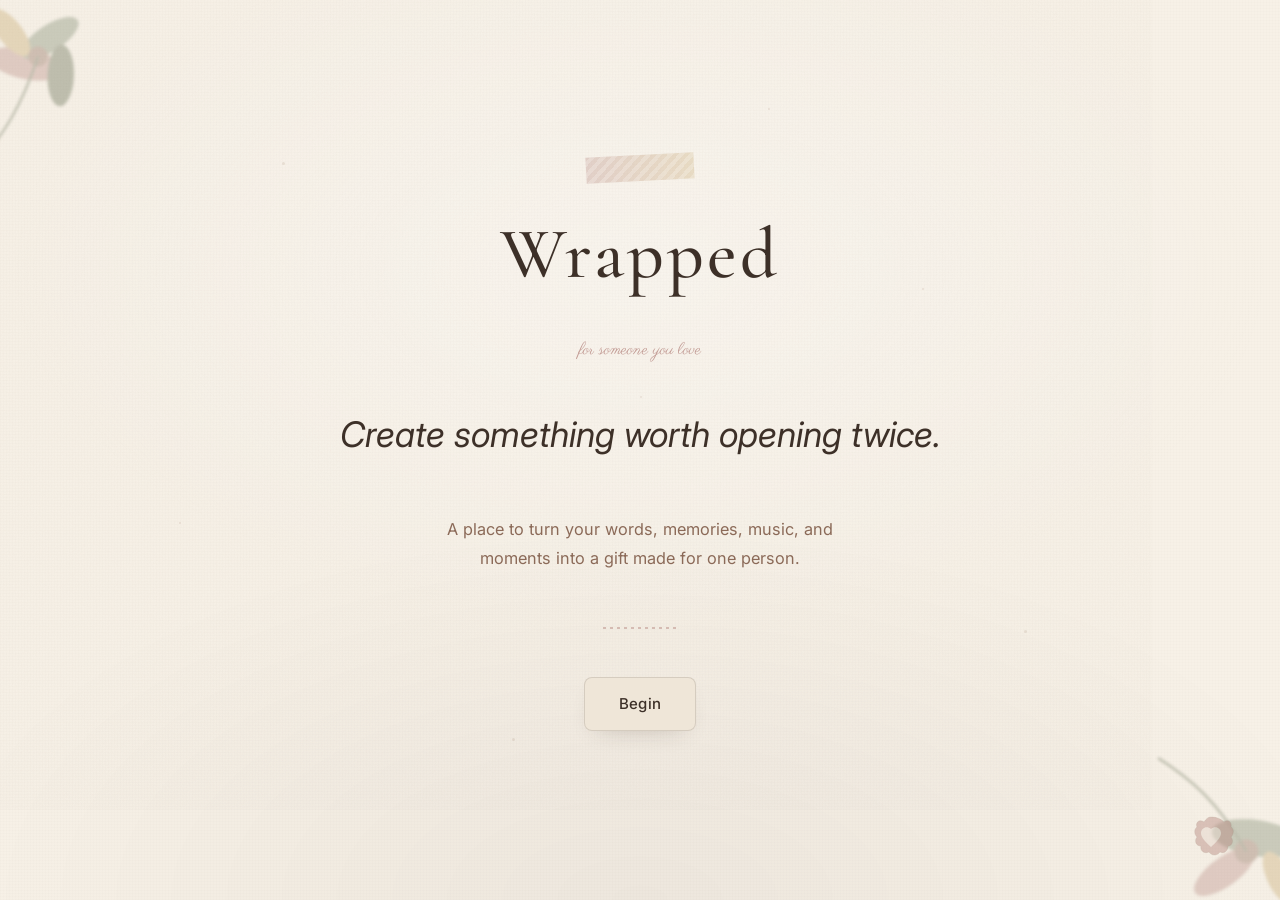
<file: index.html>
<!DOCTYPE html>
<html lang="en">
<head>
<meta charset="UTF-8" />
<meta name="viewport" content="width=device-width, initial-scale=1.0" />
<title>Wrapped — Create something worth opening twice.</title>
<meta name="description" content="A place to turn your words, memories, music, and moments into a gift made for one person." />

<link rel="preconnect" href="https://fonts.googleapis.com">
<link href="https://fonts.googleapis.com/css2?family=Cormorant+Garamond:ital,wght@0,500;0,600;1,500&family=Parisienne&family=Inter:wght@400;500&display=swap" rel="stylesheet">
<link rel="stylesheet" href="design-system.css">
</head>

<body>

  <!-- ============ AMBIENT TEXTURE (paper grain, linen, corner florals, dust) ============ -->
  <div class="ambient-texture" aria-hidden="true">
    <div class="light-wash"></div>

    <svg class="grain" width="100%" height="100%">
      <filter id="grainFilter">
        <feTurbulence type="fractalNoise" baseFrequency="0.85" numOctaves="2" stitchTiles="stitch"></feTurbulence>
        <feColorMatrix type="matrix" values="0 0 0 0 0.24  0 0 0 0 0.19  0 0 0 0 0.16  0 0 0 0.9 0"></feColorMatrix>
      </filter>
      <rect width="100%" height="100%" filter="url(#grainFilter)"></rect>
    </svg>

    <div class="linen"></div>

    <!-- Pressed-flower silhouettes, blurred, tucked into two corners -->
    <svg class="corner-floral top-left" viewBox="0 0 200 200" fill="none">
      <g opacity="0.8">
        <ellipse cx="70" cy="90" rx="34" ry="14" fill="#B88B84" transform="rotate(20 70 90)"/>
        <ellipse cx="95" cy="70" rx="30" ry="12" fill="#7D8A70" transform="rotate(-25 95 70)"/>
        <ellipse cx="60" cy="60" rx="26" ry="11" fill="#C6A86D" transform="rotate(60 60 60)"/>
        <ellipse cx="100" cy="105" rx="28" ry="12" fill="#5E684D" transform="rotate(100 100 105)"/>
        <circle cx="82" cy="85" r="9" fill="#8B6A58"/>
        <path d="M82 85 C 60 130, 40 150, 20 170" stroke="#5E684D" stroke-width="2" fill="none"/>
      </g>
    </svg>
    <svg class="corner-floral bottom-right" viewBox="0 0 200 200" fill="none">
      <g opacity="0.8">
        <ellipse cx="70" cy="90" rx="38" ry="15" fill="#7D8A70" transform="rotate(15 70 90)"/>
        <ellipse cx="100" cy="65" rx="30" ry="12" fill="#B88B84" transform="rotate(-30 100 65)"/>
        <ellipse cx="55" cy="55" rx="24" ry="10" fill="#C6A86D" transform="rotate(70 55 55)"/>
        <circle cx="80" cy="80" r="10" fill="#8B6A58"/>
        <path d="M80 80 C 100 125, 120 145, 145 165" stroke="#5E684D" stroke-width="2" fill="none"/>
      </g>
    </svg>

    <!-- Slow-drifting dust motes -->
    <span class="dust-mote" style="top:18%; left:22%; width:3px; height:3px; animation-duration:26s;"></span>
    <span class="dust-mote" style="top:32%; left:72%; width:2px; height:2px; animation-duration:32s; animation-delay:2s;"></span>
    <span class="dust-mote" style="top:58%; left:14%; width:2px; height:2px; animation-duration:29s; animation-delay:5s;"></span>
    <span class="dust-mote" style="top:70%; left:80%; width:3px; height:3px; animation-duration:35s; animation-delay:1s;"></span>
    <span class="dust-mote" style="top:44%; left:50%; width:2px; height:2px; animation-duration:30s; animation-delay:8s;"></span>
    <span class="dust-mote" style="top:12%; left:60%; width:2px; height:2px; animation-duration:27s; animation-delay:4s;"></span>
    <span class="dust-mote" style="top:82%; left:40%; width:3px; height:3px; animation-duration:33s; animation-delay:6s;"></span>
  </div>

  <!-- ============ HERO — the entire page ============ -->
  <main class="home-hero">

    <div class="wordmark-wrap fade-rise d1">
      <div class="washi-tape" aria-hidden="true"></div>
      <h1 class="wordmark">Wrapped</h1>
      <span class="accent-script eyebrow-script">for someone you love</span>
    </div>

    <p class="tagline fade-rise d2">Create something worth opening twice.</p>

    <p class="description fade-rise d3">A place to turn your words, memories, music, and moments into a gift made for one person.</p>

    <svg class="stitched-divider fade-rise d3" viewBox="0 0 74 10" aria-hidden="true">
      <line x1="0" y1="5" x2="74" y2="5" stroke="#B88B84" stroke-width="1" stroke-dasharray="3 4"/>
    </svg>

    <a href="create-gift.html" class="btn btn-primary btn-begin fade-rise d4">Begin</a>

    <svg class="wax-seal-corner" viewBox="0 0 46 46" aria-hidden="true">
      <path d="M23 3 C29 3 33 5 36 8 C40 5 44 8 43 13 C46 15 46 20 43 23 C46 27 44 32 40 32 C40 37 36 40 32 38 C29 42 24 42 21 38 C16 40 12 37 13 32 C8 32 6 27 9 23 C6 20 6 15 9 13 C7 8 12 5 16 8 C18 5 20 3 23 3 Z"
            fill="#B88B84" opacity="0.92"/>
      <path d="M23 3 C29 3 33 5 36 8 C40 5 44 8 43 13 C46 15 46 20 43 23 C46 27 44 32 40 32 C40 37 36 40 32 38 C29 42 24 42 21 38 C16 40 12 37 13 32 C8 32 6 27 9 23 C6 20 6 15 9 13 C7 8 12 5 16 8 C18 5 20 3 23 3 Z"
            fill="none" stroke="#8B6A58" stroke-width="0.6" opacity="0.5"/>
      <path d="M23 15 C19 11 13 14 13 19 C13 24 18 28 23 33 C28 28 33 24 33 19 C33 14 27 11 23 15 Z"
            fill="#F7F1E7" opacity="0.7"/>
    </svg>

  </main>

</body>
</html>
</file>
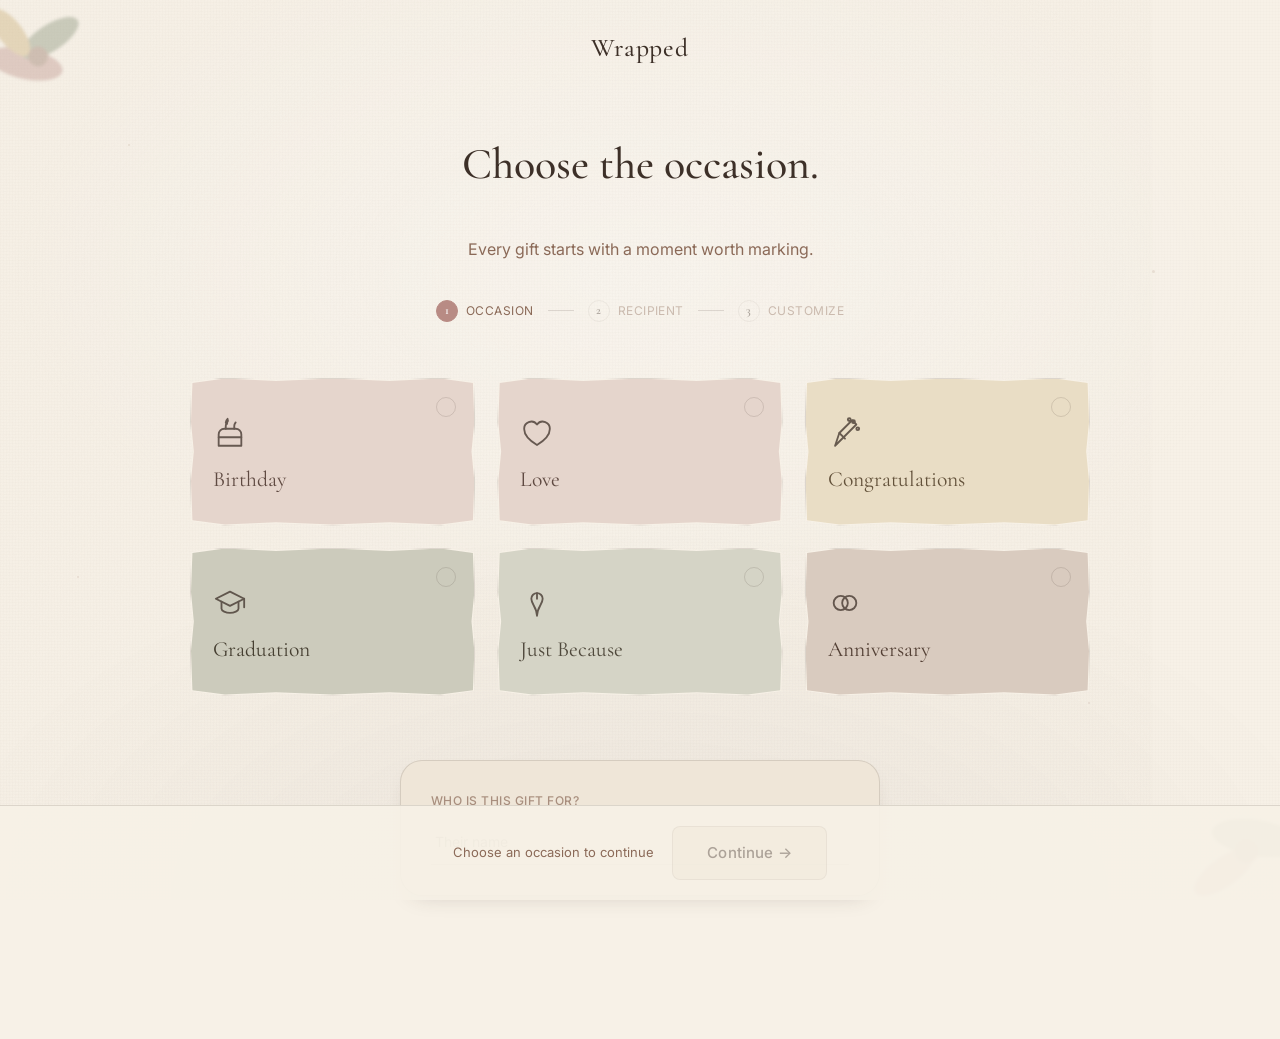
<file: create-gift.html>
<!DOCTYPE html>
<html lang="en">
<head>
<meta charset="UTF-8" />
<meta name="viewport" content="width=device-width, initial-scale=1.0" />
<title>Choose an Occasion — Wrapped</title>
<meta name="description" content="Choose an occasion and begin writing a personalized keepsake on Wrapped." />

<link rel="preconnect" href="https://fonts.googleapis.com">
<link href="https://fonts.googleapis.com/css2?family=Cormorant+Garamond:ital,wght@0,500;0,600;1,500&family=Parisienne&family=Inter:wght@400;500;600&display=swap" rel="stylesheet">
<link rel="stylesheet" href="design-system.css">
</head>

<body>

  <!-- ============ AMBIENT TEXTURE (shared across every page) ============ -->
  <div class="ambient-texture" aria-hidden="true">
    <div class="light-wash"></div>
    <svg class="grain" width="100%" height="100%">
      <filter id="grainFilter">
        <feTurbulence type="fractalNoise" baseFrequency="0.85" numOctaves="2" stitchTiles="stitch"></feTurbulence>
        <feColorMatrix type="matrix" values="0 0 0 0 0.24  0 0 0 0 0.19  0 0 0 0 0.16  0 0 0 0.9 0"></feColorMatrix>
      </filter>
      <rect width="100%" height="100%" filter="url(#grainFilter)"></rect>
    </svg>
    <div class="linen"></div>
    <svg class="corner-floral top-left" viewBox="0 0 200 200" fill="none">
      <g opacity="0.8">
        <ellipse cx="70" cy="90" rx="34" ry="14" fill="#B88B84" transform="rotate(20 70 90)"/>
        <ellipse cx="95" cy="70" rx="30" ry="12" fill="#7D8A70" transform="rotate(-25 95 70)"/>
        <ellipse cx="60" cy="60" rx="26" ry="11" fill="#C6A86D" transform="rotate(60 60 60)"/>
        <circle cx="82" cy="85" r="9" fill="#8B6A58"/>
      </g>
    </svg>
    <svg class="corner-floral bottom-right" viewBox="0 0 200 200" fill="none">
      <g opacity="0.8">
        <ellipse cx="70" cy="90" rx="38" ry="15" fill="#7D8A70" transform="rotate(15 70 90)"/>
        <ellipse cx="100" cy="65" rx="30" ry="12" fill="#B88B84" transform="rotate(-30 100 65)"/>
        <circle cx="80" cy="80" r="10" fill="#8B6A58"/>
      </g>
    </svg>
    <span class="dust-mote" style="top:16%; left:10%; width:2px; height:2px; animation-duration:28s;"></span>
    <span class="dust-mote" style="top:30%; left:90%; width:3px; height:3px; animation-duration:33s; animation-delay:3s;"></span>
    <span class="dust-mote" style="top:64%; left:6%; width:2px; height:2px; animation-duration:31s; animation-delay:6s;"></span>
    <span class="dust-mote" style="top:78%; left:85%; width:2px; height:2px; animation-duration:29s; animation-delay:2s;"></span>
  </div>

  <!-- ============ NAV — wordmark only ============ -->
  <header class="site-nav">
    <a href="index.html" class="wordmark-link">Wrapped</a>
  </header>

  <main>

    <!-- ============ PAGE HERO ============ -->
    <section class="page-hero">
      <div class="page-hero-inner fade-rise d1">
        <h1>Choose the occasion.</h1>
        <p class="lead">Every gift starts with a moment worth marking.</p>

        <div class="step-progress">
          <div class="step active"><span class="dot">1</span> Occasion</div>
          <span class="connector"></span>
          <div class="step"><span class="dot">2</span> Recipient</div>
          <span class="connector"></span>
          <div class="step"><span class="dot">3</span> Customize</div>
        </div>
      </div>
    </section>

    <!-- ============ OCCASION PICKER — a stationery collection, not app cards ============ -->
    <section class="occasion-picker" aria-label="Choose an occasion">
      <div class="occasion-grid" id="occasionGrid">

        <button type="button" class="stationery-card fade-rise d2" data-occasion="Birthday">
          <div class="wash" style="background:var(--rose)"></div>
          <svg class="mark" viewBox="0 0 24 24" fill="none" stroke="currentColor" stroke-width="1.3" stroke-linecap="round" stroke-linejoin="round">
            <path d="M4 21h16v-8a4 4 0 0 0-4-4H8a4 4 0 0 0-4 4z"/>
            <path d="M9 9V7c0-1 .5-1.8 1-2.5C10.6 3.6 10.8 3 10.3 2c-.6.6-1.3 1.7-1.3 2.5 0 .6.4 1 1 1"/>
            <path d="M15 9V7c0-1 .5-1.8 1-2.5"/>
            <line x1="4" y1="15" x2="20" y2="15"/>
          </svg>
          <div class="title">Birthday</div>
          <span class="check"><svg viewBox="0 0 24 24" fill="none" stroke="currentColor"><polyline points="20 6 9 17 4 12"/></svg></span>
        </button>

        <button type="button" class="stationery-card fade-rise d2" data-occasion="Love" style="transition-delay:.05s">
          <div class="wash" style="background:var(--rose)"></div>
          <svg class="mark" viewBox="0 0 24 24" fill="none" stroke="currentColor" stroke-width="1.3" stroke-linecap="round" stroke-linejoin="round">
            <path d="M12 20.5c-4.8-3-9-6.6-9-11A5 5 0 0 1 12 6a5 5 0 0 1 9 3.5c0 4.4-4.2 8-9 11z"/>
          </svg>
          <div class="title">Love</div>
          <span class="check"><svg viewBox="0 0 24 24" fill="none" stroke="currentColor"><polyline points="20 6 9 17 4 12"/></svg></span>
        </button>

        <button type="button" class="stationery-card fade-rise d2" data-occasion="Congratulations" style="transition-delay:.1s">
          <div class="wash" style="background:var(--gold)"></div>
          <svg class="mark" viewBox="0 0 24 24" fill="none" stroke="currentColor" stroke-width="1.3" stroke-linecap="round" stroke-linejoin="round">
            <path d="M5 21l3-9 9-9 3 3-9 9z"/>
            <path d="M8 12l4 4"/>
            <circle cx="18" cy="4" r="1"/>
            <circle cx="21" cy="9" r="1"/>
            <circle cx="15" cy="2.5" r="1"/>
          </svg>
          <div class="title">Congratulations</div>
          <span class="check"><svg viewBox="0 0 24 24" fill="none" stroke="currentColor"><polyline points="20 6 9 17 4 12"/></svg></span>
        </button>

        <button type="button" class="stationery-card fade-rise d3" data-occasion="Graduation">
          <div class="wash" style="background:var(--olive)"></div>
          <svg class="mark" viewBox="0 0 24 24" fill="none" stroke="currentColor" stroke-width="1.3" stroke-linecap="round" stroke-linejoin="round">
            <path d="M2 9l10-5 10 5-10 5z"/>
            <path d="M6 11v5c0 1.5 3 3 6 3s6-1.5 6-3v-5"/>
            <path d="M22 9v6"/>
          </svg>
          <div class="title">Graduation</div>
          <span class="check"><svg viewBox="0 0 24 24" fill="none" stroke="currentColor"><polyline points="20 6 9 17 4 12"/></svg></span>
        </button>

        <button type="button" class="stationery-card fade-rise d3" data-occasion="Just Because" style="transition-delay:.05s">
          <div class="wash" style="background:var(--sage)"></div>
          <svg class="mark" viewBox="0 0 24 24" fill="none" stroke="currentColor" stroke-width="1.3" stroke-linecap="round" stroke-linejoin="round">
            <path d="M12 21c0-6-4-8-4-12a4 4 0 0 1 8 0c0 4-4 6-4 12z"/>
            <path d="M12 9V5"/>
          </svg>
          <div class="title">Just Because</div>
          <span class="check"><svg viewBox="0 0 24 24" fill="none" stroke="currentColor"><polyline points="20 6 9 17 4 12"/></svg></span>
        </button>

        <button type="button" class="stationery-card fade-rise d3" data-occasion="Anniversary" style="transition-delay:.1s">
          <div class="wash" style="background:var(--mocha)"></div>
          <svg class="mark" viewBox="0 0 24 24" fill="none" stroke="currentColor" stroke-width="1.3" stroke-linecap="round" stroke-linejoin="round">
            <circle cx="9" cy="12" r="5"/>
            <circle cx="15" cy="12" r="5"/>
          </svg>
          <div class="title">Anniversary</div>
          <span class="check"><svg viewBox="0 0 24 24" fill="none" stroke="currentColor"><polyline points="20 6 9 17 4 12"/></svg></span>
        </button>

      </div>
    </section>

    <!-- ============ RECIPIENT ============ -->
    <section class="recipient-section">
      <div class="recipient-card paper-card fade-rise d4">
        <label class="field-label" for="recipientName">Who is this gift for?</label>
        <input type="text" class="field-input" id="recipientName" name="recipientName" placeholder="Their name" autocomplete="off">
      </div>
    </section>

    <!-- ============ STICKY CONTINUE BAR ============ -->
    <div class="continue-bar">
      <span class="hint" id="selectionHint">Choose an occasion to continue</span>
      <a href="editor.html" class="btn btn-primary" id="continueBtn" aria-disabled="true">Continue →</a>
    </div>

  </main>

<script src="create-gift.js"></script>
</body>
</html>
</file>
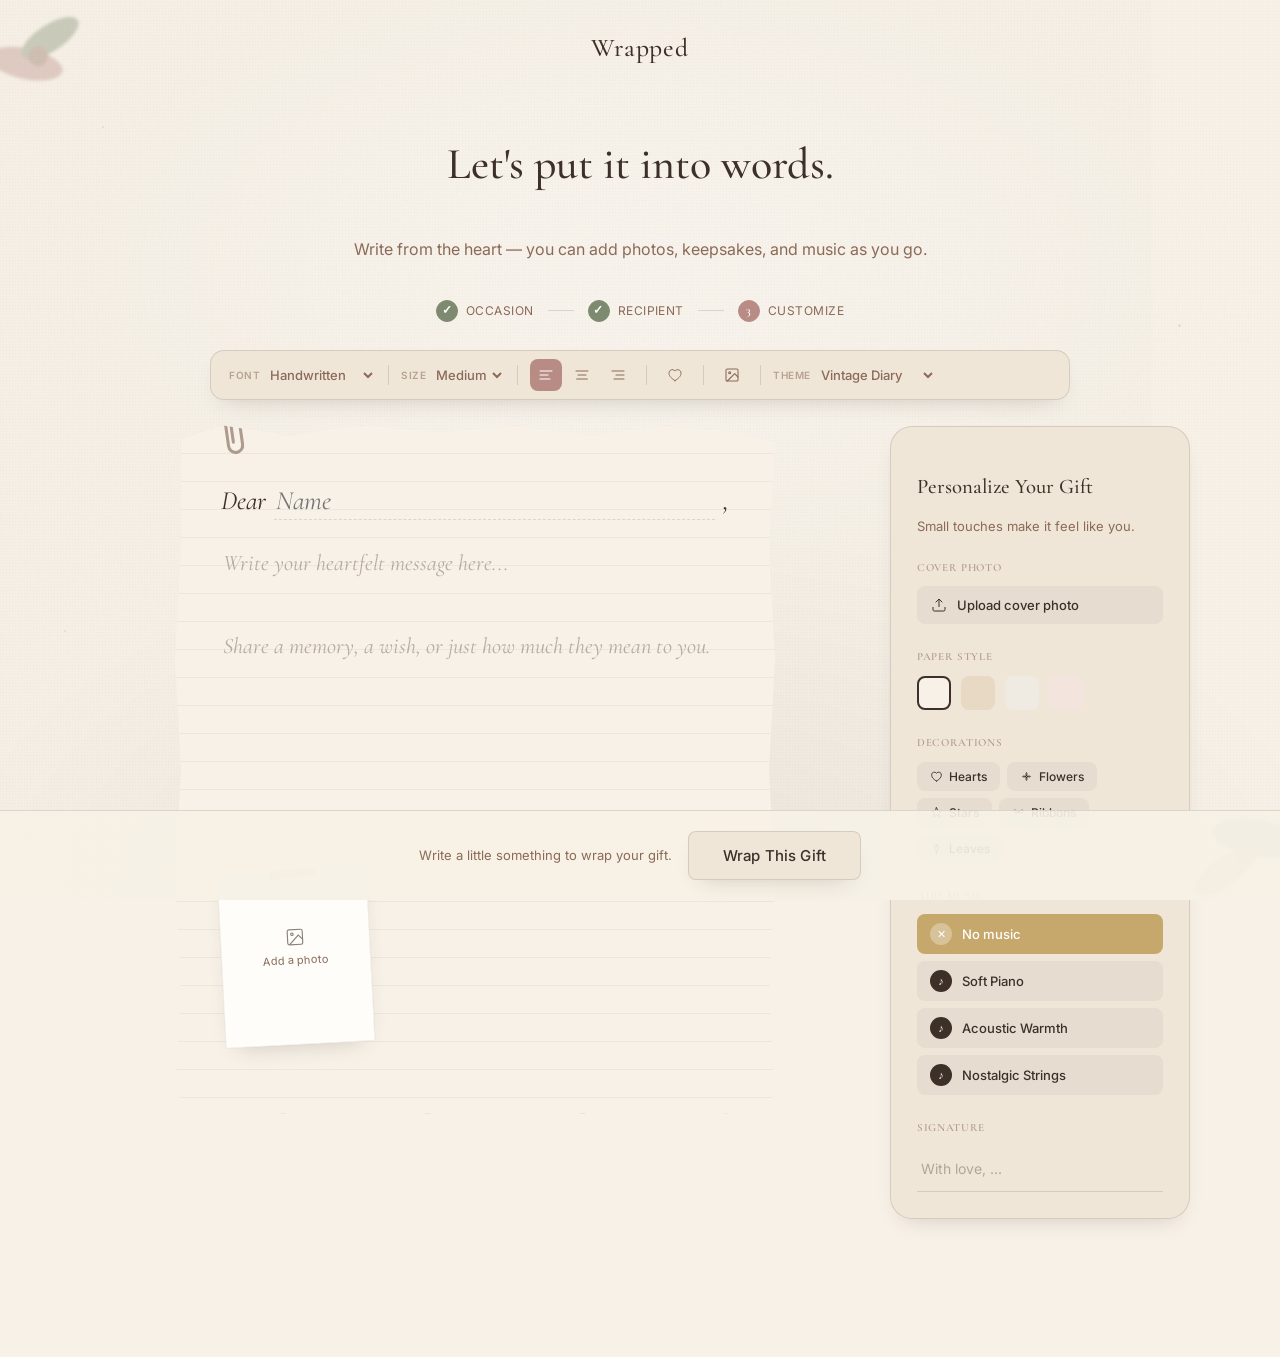
<file: editor.html>
<!DOCTYPE html>
<html lang="en">
<head>
<meta charset="UTF-8" />
<meta name="viewport" content="width=device-width, initial-scale=1.0" />
<title>Write Your Gift — Wrapped</title>
<meta name="description" content="Write a heartfelt letter, add photos and keepsakes, and wrap it into a personalized gift on Wrapped." />

<link rel="preconnect" href="https://fonts.googleapis.com">
<link href="https://fonts.googleapis.com/css2?family=Cormorant+Garamond:ital,wght@0,500;0,600;1,500&family=Parisienne&family=Inter:wght@400;500;600&display=swap" rel="stylesheet">
<link rel="stylesheet" href="design-system.css">
</head>

<body>

  <!-- ============ AMBIENT TEXTURE (shared across every page) ============ -->
  <div class="ambient-texture" aria-hidden="true">
    <div class="light-wash"></div>
    <svg class="grain" width="100%" height="100%">
      <filter id="grainFilter">
        <feTurbulence type="fractalNoise" baseFrequency="0.85" numOctaves="2" stitchTiles="stitch"></feTurbulence>
        <feColorMatrix type="matrix" values="0 0 0 0 0.24  0 0 0 0 0.19  0 0 0 0 0.16  0 0 0 0.9 0"></feColorMatrix>
      </filter>
      <rect width="100%" height="100%" filter="url(#grainFilter)"></rect>
    </svg>
    <div class="linen"></div>
    <svg class="corner-floral top-left" viewBox="0 0 200 200" fill="none">
      <g opacity="0.8">
        <ellipse cx="70" cy="90" rx="34" ry="14" fill="#B88B84" transform="rotate(20 70 90)"/>
        <ellipse cx="95" cy="70" rx="30" ry="12" fill="#7D8A70" transform="rotate(-25 95 70)"/>
        <circle cx="82" cy="85" r="9" fill="#8B6A58"/>
      </g>
    </svg>
    <svg class="corner-floral bottom-right" viewBox="0 0 200 200" fill="none">
      <g opacity="0.8">
        <ellipse cx="70" cy="90" rx="38" ry="15" fill="#7D8A70" transform="rotate(15 70 90)"/>
        <ellipse cx="100" cy="65" rx="30" ry="12" fill="#B88B84" transform="rotate(-30 100 65)"/>
        <circle cx="80" cy="80" r="10" fill="#8B6A58"/>
      </g>
    </svg>
    <span class="dust-mote" style="top:14%; left:8%; width:2px; height:2px; animation-duration:27s;"></span>
    <span class="dust-mote" style="top:36%; left:92%; width:3px; height:3px; animation-duration:31s; animation-delay:4s;"></span>
    <span class="dust-mote" style="top:70%; left:5%; width:2px; height:2px; animation-duration:29s; animation-delay:1s;"></span>
    <span class="dust-mote" style="top:85%; left:88%; width:2px; height:2px; animation-duration:33s; animation-delay:5s;"></span>
  </div>

  <!-- ============ NAV — wordmark only ============ -->
  <header class="site-nav">
    <a href="index.html" class="wordmark-link">Wrapped</a>
  </header>

  <main>

    <!-- ============ PAGE HERO (compact) ============ -->
    <section class="page-hero" style="padding-bottom: 20px;">
      <div class="page-hero-inner fade-rise d1">
        <h1>Let's put it into words.</h1>
        <p class="lead">Write from the heart — you can add photos, keepsakes, and music as you go.</p>

        <div class="step-progress">
          <div class="step done"><span class="dot">✓</span> Occasion</div>
          <span class="connector"></span>
          <div class="step done"><span class="dot">✓</span> Recipient</div>
          <span class="connector"></span>
          <div class="step active"><span class="dot">3</span> Customize</div>
        </div>
      </div>
    </section>

    <!-- ============ WRITING STUDIO ============ -->
    <section class="studio">

      <!-- Floating toolbar -->
      <div class="editor-toolbar fade-rise d2" role="toolbar" aria-label="Text formatting">
        <div class="toolbar-group">
          <span class="toolbar-label">Font</span>
          <select class="toolbar-select" id="fontSelect" aria-label="Font style">
            <option value="handwritten" selected>Handwritten</option>
            <option value="modern">Modern Clean</option>
          </select>
        </div>

        <div class="toolbar-divider"></div>

        <div class="toolbar-group">
          <span class="toolbar-label">Size</span>
          <select class="toolbar-select" id="sizeSelect" aria-label="Text size">
            <option value="small">Small</option>
            <option value="medium" selected>Medium</option>
            <option value="large">Large</option>
          </select>
        </div>

        <div class="toolbar-divider"></div>

        <div class="toolbar-group" role="group" aria-label="Text alignment">
          <button type="button" class="toolbar-btn active" data-align="left" title="Align left">
            <svg width="16" height="16" viewBox="0 0 24 24" fill="none" stroke="currentColor" stroke-width="1.6" stroke-linecap="round"><line x1="3" y1="6" x2="21" y2="6"/><line x1="3" y1="12" x2="15" y2="12"/><line x1="3" y1="18" x2="18" y2="18"/></svg>
          </button>
          <button type="button" class="toolbar-btn" data-align="center" title="Align center">
            <svg width="16" height="16" viewBox="0 0 24 24" fill="none" stroke="currentColor" stroke-width="1.6" stroke-linecap="round"><line x1="3" y1="6" x2="21" y2="6"/><line x1="6" y1="12" x2="18" y2="12"/><line x1="4" y1="18" x2="20" y2="18"/></svg>
          </button>
          <button type="button" class="toolbar-btn" data-align="right" title="Align right">
            <svg width="16" height="16" viewBox="0 0 24 24" fill="none" stroke="currentColor" stroke-width="1.6" stroke-linecap="round"><line x1="3" y1="6" x2="21" y2="6"/><line x1="9" y1="12" x2="21" y2="12"/><line x1="6" y1="18" x2="21" y2="18"/></svg>
          </button>
        </div>

        <div class="toolbar-divider"></div>

        <div class="toolbar-group toolbar-btn-wrap">
          <button type="button" class="toolbar-btn" id="stickerToggle" title="Add a keepsake mark" aria-haspopup="true" aria-expanded="false">
            <svg width="16" height="16" viewBox="0 0 24 24" fill="none" stroke="currentColor" stroke-width="1.4" stroke-linecap="round" stroke-linejoin="round"><path d="M12 20.5c-4.8-3-9-6.6-9-11A5 5 0 0 1 12 6a5 5 0 0 1 9 3.5c0 4.4-4.2 8-9 11z"/></svg>
          </button>
          <div class="sticker-popover" id="stickerPopover">
            <button type="button" data-sticker="heart" title="Heart">
              <svg viewBox="0 0 24 24" fill="none" stroke="currentColor" stroke-width="1.6" stroke-linecap="round" stroke-linejoin="round"><path d="M12 20.5c-4.8-3-9-6.6-9-11A5 5 0 0 1 12 6a5 5 0 0 1 9 3.5c0 4.4-4.2 8-9 11z"/></svg>
            </button>
            <button type="button" data-sticker="flower" title="Flower">
              <svg viewBox="0 0 24 24" fill="none" stroke="currentColor" stroke-width="1.6" stroke-linecap="round" stroke-linejoin="round"><circle cx="12" cy="12" r="2"/><path d="M12 10c-1.3-1.7-1.3-4 0-5.3 1.3 1.3 1.3 3.6 0 5.3z"/><path d="M12 14c1.3 1.7 1.3 4 0 5.3-1.3-1.3-1.3-3.6 0-5.3z"/><path d="M10 12c-1.7-1.3-4-1.3-5.3 0 1.3 1.3 3.6 1.3 5.3 0z"/><path d="M14 12c1.7-1.3 4-1.3 5.3 0-1.3 1.3-3.6 1.3-5.3 0z"/></svg>
            </button>
            <button type="button" data-sticker="star" title="Star">
              <svg viewBox="0 0 24 24" fill="none" stroke="currentColor" stroke-width="1.6" stroke-linecap="round" stroke-linejoin="round"><path d="M12 3l2.6 5.9 6.4.6-4.8 4.3 1.4 6.2L12 16.9 6.4 20l1.4-6.2-4.8-4.3 6.4-.6z"/></svg>
            </button>
            <button type="button" data-sticker="ribbon" title="Ribbon">
              <svg viewBox="0 0 24 24" fill="none" stroke="currentColor" stroke-width="1.6" stroke-linecap="round" stroke-linejoin="round"><path d="M12 12C7 6 3 7 3 10c0 3 5 3 9 2Z"/><path d="M12 12c5-6 9-5 9-2 0 3-5 3-9 2Z"/><circle cx="12" cy="12" r="1.4"/></svg>
            </button>
            <button type="button" data-sticker="leaf" title="Leaf">
              <svg viewBox="0 0 24 24" fill="none" stroke="currentColor" stroke-width="1.6" stroke-linecap="round" stroke-linejoin="round"><path d="M12 21c0-6-4-8-4-12a4 4 0 0 1 8 0c0 4-4 6-4 12z"/><path d="M12 9V5"/></svg>
            </button>
          </div>
        </div>

        <div class="toolbar-divider"></div>

        <div class="toolbar-group">
          <button type="button" class="toolbar-btn" id="addPhotoToolbarBtn" title="Add photo">
            <svg width="16" height="16" viewBox="0 0 24 24" fill="none" stroke="currentColor" stroke-width="1.6" stroke-linecap="round" stroke-linejoin="round"><rect x="3" y="3" width="18" height="18" rx="2"/><circle cx="8.5" cy="8.5" r="1.5"/><path d="M21 15l-5-5L5 21"/></svg>
          </button>
        </div>

        <div class="toolbar-divider"></div>

        <div class="toolbar-group">
          <span class="toolbar-label">Theme</span>
          <select class="toolbar-select" id="themeSelect" aria-label="Background theme">
            <option value="vintage" selected>Vintage Diary</option>
            <option value="romantic">Romantic Letter</option>
            <option value="celebration">Celebration</option>
            <option value="minimal">Minimal Elegant</option>
          </select>
        </div>
      </div>

      <!-- Studio layout: paper + side panel -->
      <div class="studio-layout">

        <!-- Diary paper -->
        <div class="paper-stage">
          <div class="diary-paper fade-rise d3" id="diaryPaper" data-theme="vintage">
            <svg class="paperclip" viewBox="0 0 34 54" fill="none" aria-hidden="true">
              <path d="M9 8 V40 a8 8 0 0 0 16 0 V14 a5 5 0 0 0 -10 0 V36" stroke="#9B8778" stroke-width="3.5" stroke-linecap="round"/>
            </svg>

            <div class="dear-line" id="dearLine">
              <span class="static">Dear</span>
              <input type="text" id="recipientNameField" placeholder="Name" aria-label="Recipient name">
              <span class="static">,</span>
            </div>

            <textarea class="message-area size-medium" id="messageArea" placeholder="Write your heartfelt message here...

Share a memory, a wish, or just how much they mean to you." aria-label="Gift message"></textarea>

            <button type="button" class="photo-slot" id="photoSlot" aria-label="Add a photo">
              <svg width="20" height="20" viewBox="0 0 24 24" fill="none" stroke="currentColor" stroke-width="1.4" opacity=".6"><rect x="3" y="3" width="18" height="18" rx="2"/><circle cx="8.5" cy="8.5" r="1.5"/><path d="M21 15l-5-5L5 21"/></svg>
              <span>Add a photo</span>
            </button>
            <input type="file" id="photoInput" accept="image/*" style="display:none">

            <div class="sticker-layer" id="stickerLayer" aria-hidden="true"></div>

            <div class="signature-preview" id="signaturePreview"></div>
          </div>
        </div>

        <!-- Side panel -->
        <aside class="side-panel paper-card fade-rise d4">
          <h2>Personalize Your Gift</h2>
          <p class="subtitle">Small touches make it feel like you.</p>

          <div class="panel-section">
            <h3>Cover Photo</h3>
            <button type="button" class="upload-btn" id="coverPhotoBtn">
              <svg viewBox="0 0 24 24" fill="none" stroke="currentColor" stroke-width="1.5"><path d="M21 15v4a2 2 0 0 1-2 2H5a2 2 0 0 1-2-2v-4"/><polyline points="17 8 12 3 7 8"/><line x1="12" y1="3" x2="12" y2="15"/></svg>
              <span id="coverPhotoLabel">Upload cover photo</span>
            </button>
            <input type="file" id="coverPhotoInput" accept="image/*" style="display:none">
          </div>

          <div class="panel-section">
            <h3>Paper Style</h3>
            <div class="swatch-row" id="paperSwatches" role="group" aria-label="Paper style">
              <div class="swatch selected" data-paper="vintage" style="background:#F7F1E7" title="Warm Paper"></div>
              <div class="swatch" data-paper="kraft" style="background:#E7D9C4" title="Kraft"></div>
              <div class="swatch" data-paper="linen" style="background:#EFEAE2" title="Linen"></div>
              <div class="swatch" data-paper="blush" style="background:#F3E4DE" title="Blush"></div>
            </div>
          </div>

          <div class="panel-section">
            <h3>Decorations</h3>
            <div class="chip-row" id="decorationChips">
              <button type="button" class="chip" data-sticker="heart">
                <svg viewBox="0 0 24 24" fill="none" stroke="currentColor" stroke-width="1.6" stroke-linecap="round" stroke-linejoin="round"><path d="M12 20.5c-4.8-3-9-6.6-9-11A5 5 0 0 1 12 6a5 5 0 0 1 9 3.5c0 4.4-4.2 8-9 11z"/></svg>
                Hearts
              </button>
              <button type="button" class="chip" data-sticker="flower">
                <svg viewBox="0 0 24 24" fill="none" stroke="currentColor" stroke-width="1.6" stroke-linecap="round" stroke-linejoin="round"><circle cx="12" cy="12" r="2"/><path d="M12 10c-1.3-1.7-1.3-4 0-5.3 1.3 1.3 1.3 3.6 0 5.3z"/><path d="M12 14c1.3 1.7 1.3 4 0 5.3-1.3-1.3-1.3-3.6 0-5.3z"/><path d="M10 12c-1.7-1.3-4-1.3-5.3 0 1.3 1.3 3.6 1.3 5.3 0z"/><path d="M14 12c1.7-1.3 4-1.3 5.3 0-1.3 1.3-3.6 1.3-5.3 0z"/></svg>
                Flowers
              </button>
              <button type="button" class="chip" data-sticker="star">
                <svg viewBox="0 0 24 24" fill="none" stroke="currentColor" stroke-width="1.6" stroke-linecap="round" stroke-linejoin="round"><path d="M12 3l2.6 5.9 6.4.6-4.8 4.3 1.4 6.2L12 16.9 6.4 20l1.4-6.2-4.8-4.3 6.4-.6z"/></svg>
                Stars
              </button>
              <button type="button" class="chip" data-sticker="ribbon">
                <svg viewBox="0 0 24 24" fill="none" stroke="currentColor" stroke-width="1.6" stroke-linecap="round" stroke-linejoin="round"><path d="M12 12C7 6 3 7 3 10c0 3 5 3 9 2Z"/><path d="M12 12c5-6 9-5 9-2 0 3-5 3-9 2Z"/><circle cx="12" cy="12" r="1.4"/></svg>
                Ribbons
              </button>
              <button type="button" class="chip" data-sticker="leaf">
                <svg viewBox="0 0 24 24" fill="none" stroke="currentColor" stroke-width="1.6" stroke-linecap="round" stroke-linejoin="round"><path d="M12 21c0-6-4-8-4-12a4 4 0 0 1 8 0c0 4-4 6-4 12z"/><path d="M12 9V5"/></svg>
                Leaves
              </button>
            </div>
          </div>

          <div class="panel-section">
            <h3>Add Music</h3>
            <div class="music-row" id="musicOptions" role="group" aria-label="Background music mood">
              <button type="button" class="music-option" data-music="none">
                <span class="note-icon">✕</span> No music
              </button>
              <button type="button" class="music-option" data-music="soft-piano">
                <span class="note-icon">♪</span> Soft Piano
              </button>
              <button type="button" class="music-option" data-music="acoustic">
                <span class="note-icon">♪</span> Acoustic Warmth
              </button>
              <button type="button" class="music-option" data-music="nostalgic">
                <span class="note-icon">♪</span> Nostalgic Strings
              </button>
            </div>
          </div>

          <div class="panel-section">
            <h3>Signature</h3>
            <input type="text" class="field-input" id="signatureInput" placeholder="With love, ..." autocomplete="off">
          </div>
        </aside>

      </div>
    </section>

    <!-- ============ WRAP BAR ============ -->
    <div class="wrap-bar">
      <span class="hint" id="wrapHint">Write a little something to wrap your gift.</span>
      <button type="button" class="btn btn-primary" id="wrapBtn">Wrap This Gift</button>
    </div>

  </main>

  <!-- ============ WRAP PREVIEW MODAL — closing the letter, sealing it, presenting it ============ -->
  <div class="wrap-modal-overlay" id="wrapModalOverlay">
    <div class="wrap-modal paper-card">
      <div class="envelope" aria-hidden="true">
        <div class="body"></div>
        <div class="flap"></div>
        <div class="seal">
          <svg viewBox="0 0 24 24" fill="none" stroke="currentColor" stroke-width="1.8" stroke-linecap="round" stroke-linejoin="round"><path d="M12 20.5c-4.8-3-9-6.6-9-11A5 5 0 0 1 12 6a5 5 0 0 1 9 3.5c0 4.4-4.2 8-9 11z"/></svg>
        </div>
      </div>
      <h3>Your gift is wrapped.</h3>
      <p class="preview-line" id="wrapPreviewLine">"Dear ..."</p>
      <div class="wrap-modal-actions">
        <a href="preview.html" class="btn btn-primary" id="viewGiftBtn">View Full Preview →</a>
        <button type="button" class="wrap-modal-close" id="wrapModalClose">Keep Editing</button>
      </div>
    </div>
  </div>

<script src="editor.js"></script>
</body>
</html>
</file>
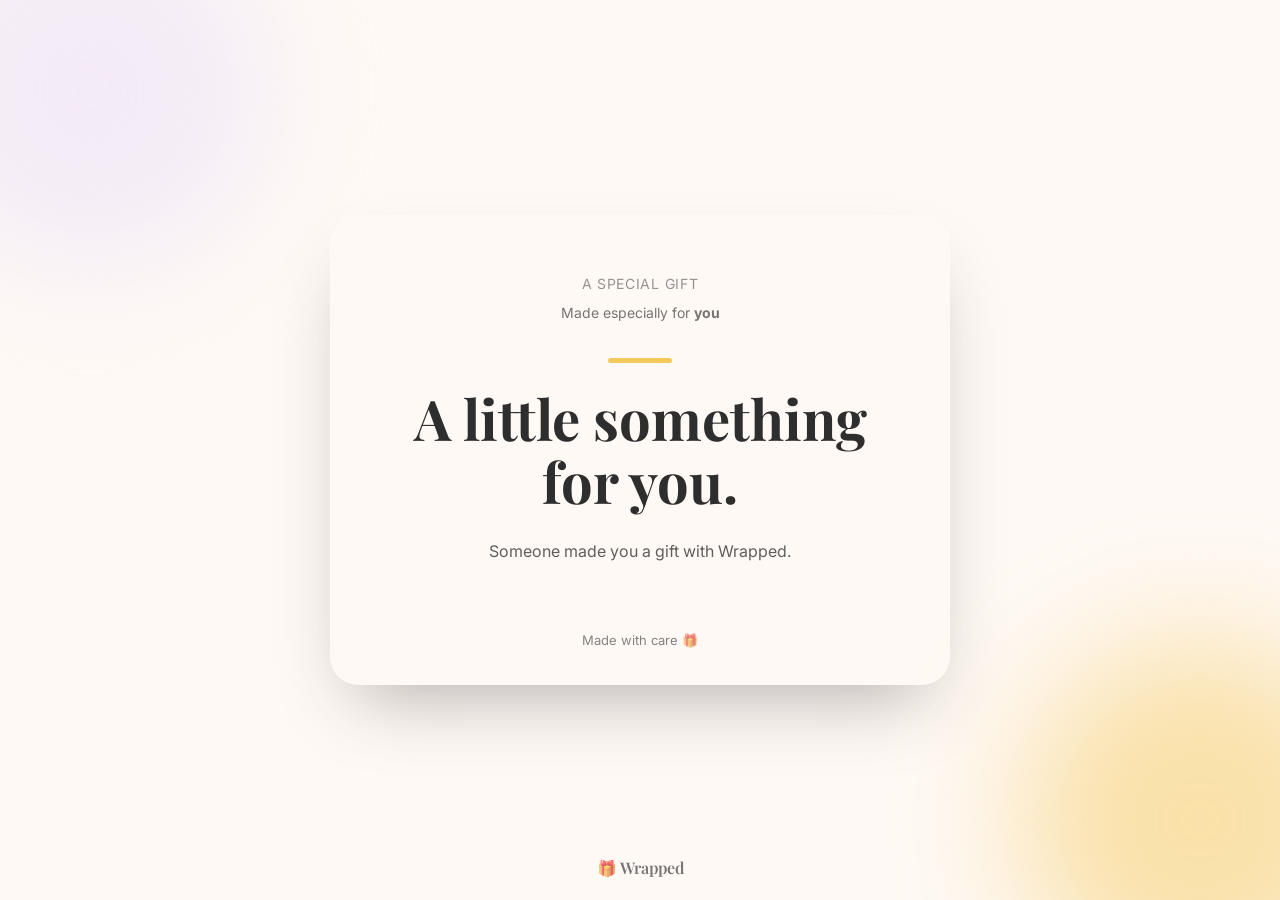
<file: gift.html>
<!DOCTYPE html>
<html lang="en"><head><meta charset="UTF-8"><meta name="viewport" content="width=device-width, initial-scale=1.0"><title>A Gift for You — Wrapped</title><link rel="preconnect" href="https://fonts.googleapis.com"><link href="https://fonts.googleapis.com/css2?family=Playfair+Display:ital,wght@0,500;0,600;0,700;1,500&family=Inter:wght@400;500;600;700&display=swap" rel="stylesheet"><link rel="stylesheet" href="style.css"><link rel="stylesheet" href="gift.css"></head>
<body><main class="gift-opening"><div class="opening-glow glow-one"></div><div class="opening-glow glow-two"></div><section class="received-gift reveal" id="receivedGift"><p class="eyebrow" id="giftOccasion">A special gift</p><p class="to-line">Made especially for <strong id="giftRecipient">you</strong></p><div class="ribbon"></div><h1 class="font-serif" id="giftTitle">A little something for you.</h1><p class="gift-note" id="giftMessage">Someone made you a gift with Wrapped.</p><p class="gift-footer">Made with care <span>🎁</span></p></section><p class="brand-line"><span>🎁</span> Wrapped</p></main><script src="script.js"></script><script src="gift.js"></script></body></html>
</file>
<file: design-system.css>
/* ==========================================================================
   WRAPPED — UNIFIED DESIGN SYSTEM
   One stylesheet, shared by every page (index.html, create-gift.html,
   editor.html, and anything built after). This replaces the earlier
   glassmorphism/pastel style.css and the standalone home.css — the whole
   point of this pass is that no page should ever diverge visually again.

   Sections:
     1. Tokens
     2. Base / reset
     3. Ambient texture (grain, linen, corner florals, dust) — reusable shell
     4. Typography helpers
     5. Navigation (minimal, wordmark-only)
     6. Buttons
     7. Inputs
     8. Cards & shadows
     9. Animations
    10. Homepage hero
    11. Page hero + step progress (create-gift.html, editor.html)
    12. Occasion "stationery" picker (create-gift.html)
    13. Recipient card + continue bar
    14. Writing studio (editor.html): toolbar, diary paper, side panel
    15. Wrap-up modal (envelope + seal)
    16. Responsive
   ========================================================================== */

/* ---------- 1. Tokens ---------- */
:root {
  --paper: #F7F1E7;      /* Warm Paper */
  --cream: #EFE6D8;      /* Cream */
  --mocha: #8B6A58;      /* Mocha */
  --espresso: #3D3028;   /* Espresso */
  --sage: #7D8A70;       /* Muted Sage */
  --olive: #5E684D;      /* Olive */
  --rose: #B88B84;       /* Dusty Rose */
  --gold: #C6A86D;       /* Muted Gold */

  --radius-sm: 8px;
  --radius-md: 14px;
  --radius-lg: 22px;

  --shadow-soft: 0 10px 24px -14px rgba(61,48,40,0.28);
  --shadow-lifted: 0 16px 32px -14px rgba(61,48,40,0.36);
  --hairline: rgba(61,48,40,0.14);
}

/* ---------- 2. Base / reset ---------- */
* { box-sizing: border-box; }
html { scroll-behavior: smooth; }
body {
  margin: 0;
  min-height: 100vh;
  background: var(--paper);
  color: var(--espresso);
  font-family: 'Inter', sans-serif;
  line-height: 1.6;
  -webkit-font-smoothing: antialiased;
  overflow-x: hidden;
}
a { color: inherit; text-decoration: none; }
button { font-family: inherit; border: none; background: none; cursor: pointer; color: inherit; }
img, svg { display: block; }
h1, h2, h3, .font-display { font-family: 'Cormorant Garamond', serif; font-weight: 500; }
.font-script { font-family: 'Parisienne', cursive; }
.opacity-70 { opacity: .7; }
.opacity-60 { opacity: .6; }
.opacity-50 { opacity: .5; }

/* ---------- 3. Ambient texture ---------- */
/* A fixed full-viewport shell reused on every page for the same quiet
   atmosphere: soft light wash, fine grain, faded linen, drifting dust. */
.ambient-texture {
  position: fixed; inset: 0; z-index: 0; pointer-events: none; overflow: hidden;
}
.ambient-texture .light-wash {
  position: absolute; inset: 0;
  background:
    radial-gradient(ellipse 70% 55% at 50% 30%, rgba(255,255,255,0.3), transparent 70%),
    radial-gradient(ellipse 80% 60% at 50% 100%, rgba(61,48,40,0.05), transparent 70%);
}
.ambient-texture .grain { position: absolute; inset: -10%; opacity: .03; mix-blend-mode: multiply; }
.ambient-texture .linen {
  position: absolute; inset: 0; opacity: .5;
  background-image:
    repeating-linear-gradient(90deg, rgba(61,48,40,0.02) 0 1px, transparent 1px 3px),
    repeating-linear-gradient(0deg, rgba(61,48,40,0.02) 0 1px, transparent 1px 3px);
}
.corner-floral { position: absolute; opacity: .45; filter: blur(1.5px); }
.corner-floral.top-left { top: -40px; left: -50px; width: 220px; height: 220px; transform: rotate(-8deg); }
.corner-floral.bottom-right { bottom: -50px; right: -60px; width: 240px; height: 240px; transform: rotate(174deg); }

.dust-mote {
  position: absolute; border-radius: 50%; background: var(--mocha);
  opacity: .14; animation: driftDust linear infinite;
}
@keyframes driftDust {
  0%, 100% { transform: translate(0,0); opacity: .14; }
  50% { transform: translate(6px,-18px); opacity: .22; }
}

@media (prefers-reduced-motion: reduce) {
  .dust-mote { animation: none; }
}

/* ---------- 4. Typography helpers ---------- */
.eyebrow-script {
  font-family: 'Parisienne', cursive; font-size: 1.05rem; color: var(--rose); opacity: .85;
}
.section-kicker {
  font-size: 12px; font-weight: 500; text-transform: uppercase; letter-spacing: .08em;
  color: var(--mocha); opacity: .65;
}

/* ---------- 5. Navigation ---------- */
/* Deliberately minimal: the wordmark, nothing else. Present on every page
   except the homepage itself (which has no chrome at all). */
.site-nav {
  position: relative; z-index: 10;
  display: flex; align-items: center; justify-content: center;
  padding: 28px 24px 0;
}
.site-nav .wordmark-link {
  font-family: 'Cormorant Garamond', serif; font-weight: 500;
  font-size: 1.6rem; letter-spacing: .03em; color: var(--espresso);
}

/* ---------- 6. Buttons ---------- */
.btn {
  display: inline-block; padding: 14px 34px; border-radius: var(--radius-sm);
  font-family: 'Inter', sans-serif; font-size: 15px; font-weight: 500; letter-spacing: .01em;
  transition: transform .4s cubic-bezier(.22,.61,.36,1), box-shadow .4s ease, background .3s ease;
}
.btn-primary {
  background: var(--cream); color: var(--espresso);
  border: 1px solid var(--hairline);
  box-shadow: var(--shadow-soft);
}
.btn-primary:hover { transform: translateY(-3px); box-shadow: var(--shadow-lifted); background: #F1E8DA; }
.btn-primary:active { transform: translateY(-1px); }

.btn-quiet {
  background: transparent; color: var(--mocha);
  border: 1px solid var(--hairline);
}
.btn-quiet:hover { background: rgba(61,48,40,0.04); }

.btn[aria-disabled="true"] {
  opacity: .4; cursor: not-allowed; transform: none !important; box-shadow: none !important;
}

/* ---------- 7. Inputs ---------- */
.field-label {
  display: block; font-size: 12px; font-weight: 500; letter-spacing: .04em;
  text-transform: uppercase; color: var(--mocha); opacity: .7; margin-bottom: 10px;
}
.field-input {
  width: 100%; padding: 12px 4px; font-size: 16px; font-family: 'Cormorant Garamond', serif;
  background: transparent; border: none; border-bottom: 1px solid var(--hairline);
  color: var(--espresso); transition: border-color .3s ease;
}
.field-input::placeholder { color: rgba(61,48,40,0.35); font-family: 'Inter', sans-serif; font-size: 14px; }
.field-input:focus { outline: none; border-bottom-color: var(--rose); }

/* ---------- 8. Cards & shadows ---------- */
.paper-card {
  background: var(--cream);
  border: 1px solid var(--hairline);
  border-radius: var(--radius-lg);
  box-shadow: var(--shadow-soft);
}

/* ---------- 9. Animations ---------- */
.fade-rise {
  opacity: 0; transform: translateY(16px);
  animation: fadeRise 1.1s cubic-bezier(.22,.61,.36,1) forwards;
}
.fade-rise.d1 { animation-delay: .1s; }
.fade-rise.d2 { animation-delay: .3s; }
.fade-rise.d3 { animation-delay: .5s; }
.fade-rise.d4 { animation-delay: .7s; }
@keyframes fadeRise { to { opacity: 1; transform: translateY(0); } }

@media (prefers-reduced-motion: reduce) {
  .fade-rise { animation: none; opacity: 1; transform: none; }
}

/* ---------- 10. Homepage hero ---------- */
.home-hero {
  position: relative; z-index: 2; min-height: 100vh;
  display: flex; flex-direction: column; align-items: center; justify-content: center;
  text-align: center; padding: 48px 24px;
}
.home-hero .wordmark-wrap { position: relative; margin-bottom: 6px; }
.home-hero .wordmark {
  font-size: clamp(2.75rem, 7vw, 4.5rem); letter-spacing: .04em; line-height: 1; color: var(--espresso);
}
.home-hero .accent-script { display: block; margin-top: 10px; }
.home-hero .tagline {
  font-style: italic; font-size: clamp(1.5rem, 3.4vw, 2.2rem);
  margin-top: 40px; max-width: 680px; line-height: 1.35; color: var(--espresso);
}
.home-hero .description {
  font-size: 1.02rem; line-height: 1.75; color: var(--mocha); max-width: 440px; margin-top: 22px;
}
.washi-tape {
  position: absolute; top: -14px; left: 50%; width: 108px; height: 26px;
  transform: translateX(-50%) rotate(-3deg);
  background: linear-gradient(90deg, rgba(184,139,132,0.55), rgba(198,168,109,0.5));
  opacity: .6; z-index: -1;
}
.washi-tape::before {
  content: ''; position: absolute; inset: 0;
  background-image: repeating-linear-gradient(-45deg, rgba(255,255,255,0.25) 0 4px, transparent 4px 8px);
}
.stitched-divider { width: 74px; height: 10px; margin: 34px auto 0; opacity: .55; }
.wax-seal-corner { position: absolute; bottom: 40px; right: 46px; width: 46px; height: 46px; opacity: .5; }
.btn-begin { margin-top: 44px; }
@media (max-width: 640px) { .wax-seal-corner { display: none; } }

/* ---------- 11. Page hero + step progress ---------- */
.page-hero {
  position: relative; z-index: 2; padding: 24px 24px 48px; text-align: center;
}
.page-hero-inner { max-width: 640px; margin: 0 auto; }
.page-hero h1 { font-size: clamp(2rem, 5vw, 2.75rem); color: var(--espresso); }
.page-hero .lead { margin-top: 16px; font-size: 1rem; color: var(--mocha); line-height: 1.7; }

.step-progress {
  display: flex; align-items: center; justify-content: center; gap: 14px;
  margin-top: 36px; flex-wrap: wrap;
}
.step-progress .step {
  display: flex; align-items: center; gap: 8px;
  font-size: 12px; letter-spacing: .04em; text-transform: uppercase;
  color: var(--mocha); opacity: .4;
}
.step-progress .step.active,
.step-progress .step.done { opacity: 1; }
.step-progress .step .dot {
  width: 22px; height: 22px; border-radius: 50%;
  display: flex; align-items: center; justify-content: center;
  font-family: 'Cormorant Garamond', serif; font-size: 12px; font-weight: 600;
  border: 1px solid var(--hairline); color: var(--espresso);
}
.step-progress .step.active .dot { background: var(--rose); border-color: var(--rose); color: #fff; }
.step-progress .step.done .dot { background: var(--sage); border-color: var(--sage); color: #fff; }
.step-progress .connector { width: 26px; height: 1px; background: var(--hairline); }

/* ---------- 12. Occasion "stationery" picker ---------- */
.occasion-picker { position: relative; z-index: 2; padding: 8px 24px 64px; }
.occasion-grid {
  max-width: 900px; margin: 0 auto; display: grid;
  grid-template-columns: repeat(3, 1fr); gap: 22px;
}
@media (max-width: 760px) { .occasion-grid { grid-template-columns: repeat(2, 1fr); } }
@media (max-width: 480px) { .occasion-grid { grid-template-columns: 1fr; } }

.stationery-card {
  position: relative; text-align: left; width: 100%;
  padding: 26px 22px 22px; min-height: 148px;
  background: var(--paper);
  border: 1px solid var(--hairline);
  box-shadow: var(--shadow-soft);
  transition: transform .35s cubic-bezier(.22,.61,.36,1), box-shadow .35s ease;
  clip-path: polygon(
    0.5% 3%, 12% 0%, 30% 1.6%, 50% 0%, 70% 1.6%, 88% 0%, 99.5% 3%,
    100% 30%, 99% 50%, 100% 70%, 99.5% 97%,
    88% 100%, 70% 98.4%, 50% 100%, 30% 98.4%, 12% 100%, 0.5% 97%,
    0% 70%, 1% 50%, 0% 30%
  );
}
.stationery-card:hover { transform: translateY(-5px); box-shadow: var(--shadow-lifted); }
.stationery-card.selected { box-shadow: 0 0 0 1.5px var(--espresso), var(--shadow-lifted); }

.stationery-card .wash {
  position: absolute; inset: 0; opacity: .28; pointer-events: none;
  clip-path: inherit;
}
.stationery-card .mark {
  width: 34px; height: 34px; margin-bottom: 16px;
  color: var(--espresso); opacity: .75;
}
.stationery-card .title {
  font-family: 'Cormorant Garamond', serif; font-size: 1.35rem; color: var(--espresso);
}
.stationery-card .check {
  position: absolute; top: 18px; right: 18px;
  width: 20px; height: 20px; border-radius: 50%;
  border: 1px solid var(--hairline);
  display: flex; align-items: center; justify-content: center;
  transition: background .2s ease, border-color .2s ease;
}
.stationery-card.selected .check { background: var(--espresso); border-color: var(--espresso); }
.stationery-card .check svg { display: none; width: 10px; height: 10px; stroke: var(--paper); stroke-width: 3; }
.stationery-card.selected .check svg { display: block; }

/* ---------- 13. Recipient card + continue bar ---------- */
.recipient-section { position: relative; z-index: 2; padding: 0 24px 48px; }
.recipient-card { max-width: 480px; margin: 0 auto; padding: 30px; text-align: left; }

.continue-bar {
  position: sticky; bottom: 0; left: 0; right: 0; z-index: 40;
  display: flex; align-items: center; justify-content: center; gap: 18px;
  padding: 20px 24px;
  background: rgba(247,241,231,0.92);
  border-top: 1px solid var(--hairline);
}
.continue-bar .hint { font-size: 13px; color: var(--mocha); }

/* ---------- 14. Writing studio (editor.html) ---------- */
.studio { position: relative; z-index: 2; padding: 8px 24px 0; min-height: 60vh; }

.editor-toolbar {
  max-width: 860px; margin: 0 auto 26px;
  display: flex; flex-wrap: wrap; align-items: center; gap: 6px;
  padding: 8px 12px; border-radius: var(--radius-md);
  background: var(--cream); border: 1px solid var(--hairline); box-shadow: var(--shadow-soft);
  position: relative; z-index: 15;
}
.toolbar-group { display: flex; align-items: center; gap: 4px; padding: 0 6px; }
.toolbar-divider { width: 1px; height: 20px; background: var(--hairline); flex-shrink: 0; }
.toolbar-btn {
  display: flex; align-items: center; justify-content: center;
  width: 32px; height: 32px; border-radius: var(--radius-sm); color: var(--mocha);
  transition: background .2s ease;
}
.toolbar-btn:hover { background: rgba(61,48,40,0.06); }
.toolbar-btn.active { background: var(--rose); color: #fff; }
.toolbar-select {
  font-family: 'Inter', sans-serif; font-size: 13px; font-weight: 500; color: var(--mocha);
  background: transparent; border: none; padding: 6px 2px; cursor: pointer;
}
.toolbar-select:focus { outline: none; }
.toolbar-label { font-size: 10px; font-weight: 600; text-transform: uppercase; letter-spacing: .05em; color: var(--mocha); opacity: .55; }

.sticker-popover {
  position: absolute; top: calc(100% + 10px); left: 50%; transform: translateX(-50%);
  display: none; grid-template-columns: repeat(4, 1fr); gap: 4px; width: 176px;
  padding: 10px; border-radius: var(--radius-md);
  background: var(--paper); border: 1px solid var(--hairline); box-shadow: var(--shadow-lifted);
  z-index: 20;
}
.sticker-popover.open { display: grid; }
.sticker-popover button {
  display: flex; align-items: center; justify-content: center;
  padding: 8px; border-radius: var(--radius-sm); color: var(--espresso);
  transition: background .2s ease;
}
.sticker-popover button:hover { background: rgba(61,48,40,0.06); }
.sticker-popover svg { width: 18px; height: 18px; }
.toolbar-btn-wrap { position: relative; }

.studio-layout {
  position: relative; z-index: 2; max-width: 1100px; margin: 0 auto; padding-bottom: 48px;
  display: grid; grid-template-columns: 1fr 300px; gap: 30px; align-items: start;
}
@media (max-width: 940px) { .studio-layout { grid-template-columns: 1fr; } }

.paper-stage { display: flex; justify-content: center; }
.diary-paper {
  position: relative; width: 100%; max-width: 600px; min-height: 560px;
  padding: 54px 46px 68px;
  background: var(--paper);
  background-image: repeating-linear-gradient(var(--paper) 0 27px, rgba(61,48,40,0.06) 27px 28px);
  filter: drop-shadow(0 26px 40px rgba(61,48,40,0.2));
  clip-path: polygon(
    1% 2%, 8% 0%, 19% 1.5%, 31% 0%, 44% 1%, 57% 0%, 69% 1.5%, 82% 0%, 94% 1%, 100% 2.5%,
    99% 18%, 100% 34%, 99% 50%, 100% 66%, 99% 82%, 100% 97.5%,
    92% 100%, 80% 98.7%, 68% 100%, 55% 99%, 42% 100%, 30% 98.7%, 18% 100%, 6% 99%, 0% 97.5%,
    1% 82%, 0% 66%, 1% 50%, 0% 34%, 1% 18%
  );
  transition: background-color .4s ease;
}
.diary-paper[data-theme="romantic"] { background-color: #FBEFEC; }
.diary-paper[data-theme="celebration"] { background-color: #FBF3E3; }
.diary-paper[data-theme="minimal"] { background-color: #FCFAF6; background-image: none; }

.paperclip { position: absolute; top: -16px; left: 44px; width: 30px; height: 48px; transform: rotate(-8deg); opacity: .8; z-index: 3; }

.dear-line { display: flex; align-items: baseline; gap: 8px; font-size: 1.65rem; color: var(--espresso); margin-bottom: 18px; }
.dear-line span.static { font-family: 'Cormorant Garamond', serif; font-style: italic; }
#recipientNameField {
  font-family: 'Cormorant Garamond', serif; font-style: italic; font-size: 1.65rem; color: var(--espresso);
  background: transparent; border: none; border-bottom: 1px dashed var(--hairline);
  min-width: 130px; flex: 1; padding: 0 2px 2px;
}
#recipientNameField:focus { outline: none; border-color: var(--rose); }

.message-area {
  width: 100%; min-height: 300px; resize: vertical;
  font-family: 'Cormorant Garamond', serif; font-size: 1.4rem; font-style: italic; line-height: 1.85;
  color: var(--espresso); background: transparent; border: none; text-align: left;
}
.message-area::placeholder { color: rgba(61,48,40,0.35); }
.message-area:focus { outline: none; }
.message-area.font-modern { font-family: 'Inter', sans-serif; font-style: normal; }
.dear-line.font-modern #recipientNameField, .dear-line.font-modern span.static { font-family: 'Inter', sans-serif; font-style: normal; }
.message-area.size-small { font-size: 1.1rem; }
.message-area.size-medium { font-size: 1.4rem; }
.message-area.size-large { font-size: 1.75rem; }

.photo-slot {
  margin-top: 22px; width: 150px; height: 176px;
  padding: 10px 10px 30px;
  border-radius: 2px;
  background: #FFFDF9;
  border: 1px solid rgba(61,48,40,0.08);
  display: flex; flex-direction: column; align-items: center; justify-content: center; gap: 6px;
  cursor: pointer; overflow: hidden; transition: transform .3s ease, box-shadow .3s ease;
  box-shadow: var(--shadow-soft);
  transform: rotate(-3deg);
  position: relative;
}
.photo-slot::before {
  content: '';
  position: absolute; top: -8px; left: 50%; transform: translateX(-50%) rotate(-4deg);
  width: 46px; height: 16px;
  background: rgba(198,168,109,0.35);
}
.photo-slot:hover { transform: rotate(-3deg) translateY(-3px); box-shadow: var(--shadow-lifted); }
.photo-slot span { font-size: 11px; color: var(--mocha); text-align: center; padding: 0 8px; }
.photo-slot img { width: 100%; height: 100%; object-fit: cover; border-radius: 1px; }

.signature-preview {
  position: absolute; bottom: 34px; right: 46px;
  font-family: 'Parisienne', cursive; font-size: 1.55rem; color: var(--espresso);
  opacity: 0; transition: opacity .3s ease;
}
.signature-preview.visible { opacity: .85; }

.sticker-layer { position: absolute; inset: 0; pointer-events: none; }
.placed-sticker {
  position: absolute; cursor: grab; pointer-events: auto; user-select: none;
  transition: transform .15s ease; color: var(--rose);
  filter: drop-shadow(0 3px 5px rgba(61,48,40,.2));
}
.placed-sticker svg { width: 26px; height: 26px; }
.placed-sticker:active { cursor: grabbing; transform: scale(1.1); }

.side-panel { padding: 26px; text-align: left; }
.side-panel h2 { font-size: 1.3rem; color: var(--espresso); margin-bottom: 4px; }
.side-panel > p.subtitle { font-size: 13px; color: var(--mocha); margin-bottom: 22px; }

.panel-section { margin-bottom: 24px; }
.panel-section:last-child { margin-bottom: 0; }
.panel-section h3 { font-size: 11px; font-weight: 600; text-transform: uppercase; letter-spacing: .06em; color: var(--mocha); opacity: .6; margin-bottom: 10px; }

.upload-btn {
  display: flex; align-items: center; gap: 10px; width: 100%;
  padding: 11px 14px; border-radius: var(--radius-sm);
  background: rgba(61,48,40,0.05); color: var(--espresso); font-size: 13px; font-weight: 500;
  transition: background .2s ease;
}
.upload-btn:hover { background: rgba(61,48,40,0.09); }
.upload-btn svg { width: 16px; height: 16px; flex-shrink: 0; }

.swatch-row { display: flex; gap: 10px; flex-wrap: wrap; }
.swatch { width: 34px; height: 34px; border-radius: var(--radius-sm); cursor: pointer; border: 2px solid transparent; transition: transform .2s ease, border-color .2s ease; }
.swatch:hover { transform: translateY(-2px); }
.swatch.selected { border-color: var(--espresso); }

.chip-row { display: flex; gap: 7px; flex-wrap: wrap; }
.chip {
  display: flex; align-items: center; gap: 6px;
  padding: 7px 13px; border-radius: var(--radius-sm); font-size: 12px; font-weight: 500;
  background: rgba(61,48,40,0.05); color: var(--espresso);
  transition: background .2s ease;
}
.chip:hover { background: rgba(61,48,40,0.09); }
.chip.selected { background: var(--rose); color: #fff; }
.chip svg { width: 13px; height: 13px; }

.music-row { display: flex; flex-direction: column; gap: 7px; }
.music-option {
  display: flex; align-items: center; gap: 10px; width: 100%;
  padding: 9px 13px; border-radius: var(--radius-sm);
  background: rgba(61,48,40,0.05); color: var(--espresso); font-size: 13px; font-weight: 500;
  transition: background .2s ease;
}
.music-option:hover { background: rgba(61,48,40,0.09); }
.music-option.selected { background: var(--gold); color: #fff; }
.music-option .note-icon {
  width: 22px; height: 22px; border-radius: 50%; background: var(--espresso); color: var(--paper);
  display: flex; align-items: center; justify-content: center; flex-shrink: 0; font-size: 11px;
}
.music-option.selected .note-icon { background: rgba(255,255,255,0.3); color: #fff; }

/* ---------- 15. Wrap-up modal ---------- */
.wrap-bar {
  position: sticky; bottom: 0; left: 0; right: 0; z-index: 40;
  display: flex; align-items: center; justify-content: center; gap: 16px;
  padding: 20px 24px; background: rgba(247,241,231,0.92); border-top: 1px solid var(--hairline);
}
.wrap-bar .hint { font-size: 13px; color: var(--mocha); }

.wrap-modal-overlay {
  position: fixed; inset: 0; z-index: 100; background: rgba(61,48,40,0.5);
  display: none; align-items: center; justify-content: center; padding: 24px;
  opacity: 0; transition: opacity .4s ease;
}
.wrap-modal-overlay.open { display: flex; }
.wrap-modal-overlay.visible { opacity: 1; }

.wrap-modal {
  position: relative; width: 100%; max-width: 400px; text-align: center;
  padding: 42px 32px 32px; border-radius: var(--radius-lg);
  box-shadow: 0 40px 70px -20px rgba(0,0,0,0.4);
  transform: scale(.88) translateY(16px); transition: transform .45s cubic-bezier(.22,.61,.36,1);
}
.wrap-modal-overlay.visible .wrap-modal { transform: scale(1) translateY(0); }

.envelope { width: 130px; height: 92px; margin: 0 auto 22px; position: relative; }
.envelope .body { position: absolute; inset: 0; background: linear-gradient(160deg, var(--rose), var(--gold)); border-radius: 4px; box-shadow: 0 14px 26px -10px rgba(61,48,40,.4); }
.envelope .flap {
  position: absolute; top: 0; left: 0; right: 0; height: 50px;
  background: linear-gradient(160deg, var(--gold), var(--rose));
  clip-path: polygon(0 0, 50% 60%, 100% 0);
  transform-origin: top center; animation: flapOpen 1.2s ease .3s both;
}
@keyframes flapOpen { 0% { transform: rotateX(0deg); } 60% { transform: rotateX(190deg); } 100% { transform: rotateX(180deg); } }
.envelope .seal {
  position: absolute; top: 36px; left: 50%; transform: translateX(-50%);
  width: 30px; height: 30px; border-radius: 50%; background: var(--espresso); color: var(--paper);
  display: flex; align-items: center; justify-content: center;
  box-shadow: 0 6px 12px -4px rgba(0,0,0,.4); animation: sealFade .3s ease .9s both;
}
.envelope .seal svg { width: 14px; height: 14px; }
@keyframes sealFade { from { opacity: 1; } to { opacity: 0; } }

.wrap-modal h3 { font-size: 1.4rem; color: var(--espresso); margin-bottom: 8px; }
.wrap-modal p.preview-line { font-family: 'Cormorant Garamond', serif; font-style: italic; font-size: 1.25rem; color: var(--espresso); opacity: .85; margin-bottom: 22px; line-height: 1.5; }
.wrap-modal-actions { display: flex; flex-direction: column; gap: 10px; }
.wrap-modal-actions .btn { width: 100%; }
.wrap-modal-close { font-size: 13px; color: var(--mocha); padding: 6px; transition: opacity .2s ease; }
.wrap-modal-close:hover { opacity: .7; }

/* ---------- 16. Responsive ---------- */
@media (max-width: 640px) {
  .diary-paper { padding: 40px 22px 52px; min-height: 460px; }
  .dear-line, .message-area { font-size: 1.25rem; }
  .editor-toolbar { justify-content: center; }
  .toolbar-label { display: none; }
  .side-panel { padding: 20px; }
}
@media (max-width: 480px) {
  .home-hero .tagline { margin-top: 32px; }
  .home-hero .description { margin-top: 18px; }
  .btn-begin { margin-top: 36px; }
}
</file>
<file: style.css>
/* ==========================================================================
   WRAPPED — GLOBAL STYLESHEET
   Shared design system for the whole site (index.html, create-gift.html,
   and future pages). Extracted directly from the original index.html so
   the visual identity stays exactly the same.

   Sections:
     1. Design tokens
     2. Base / reset
     3. Animations
     4. Scroll-reveal utility
     5. Navbar
     6. Buttons
     7. Hero
     8. Gift box illustration
     9. Icons
    10. How it works
    11. Featured preview
    12. Testimonials
    13. Final CTA
    14. Footer
    15. Onboarding / create-gift page (new — additive only)
    16. Gift Card Editor / Writing Studio — editor.html (new — additive only)
   ========================================================================== */

/* ---------- 1. Design tokens ---------- */
:root {
  --cream: #FFF9F5;
  --beige: #F6EFE8;
  --blush: #F8D7DA;
  --lavender: #E8DDF8;
  --gold: #F4C95D;
  --sage: #CFE8D2;
  --charcoal: #2E2E2E;
  --radius-lg: 28px;
  --radius-md: 22px;
  --radius-sm: 14px;

  /* Diary/paper palette for editor.html — close cousins of the tokens
     above (same cream, same gold, same sage) plus two new accents the
     brief calls for: a warmer paper cream and a muted ink brown. */
  --paper-cream: #F7F3EE;
  --paper-line: rgba(91, 70, 54, 0.08);
  --ink-brown: #5B4636;
  --dusty-rose: #E7B8AE;
}

/* ---------- 2. Base / reset ---------- */
* { box-sizing: border-box; margin: 0; padding: 0; }
html { scroll-behavior: smooth; }
body {
  font-family: 'Inter', sans-serif;
  background: var(--cream);
  color: var(--charcoal);
  line-height: 1.5;
  -webkit-font-smoothing: antialiased;
}
h1, h2, h3, .font-serif { font-family: 'Playfair Display', serif; }
a { color: inherit; text-decoration: none; }
button { font-family: inherit; border: none; cursor: pointer; }
img, svg { display: block; }
.container { max-width: 1200px; margin: 0 auto; padding: 0 24px; }
.opacity-70 { opacity: .7; }
.opacity-65 { opacity: .65; }
.opacity-60 { opacity: .6; }
.opacity-50 { opacity: .5; }

/* ---------- 3. Animations ---------- */
@keyframes float {
  0%, 100% { transform: translateY(0px); }
  50% { transform: translateY(-14px); }
}
@keyframes floaty {
  0%, 100% { transform: translate(0,0); }
  50% { transform: translate(20px,-25px); }
}
@keyframes twinkle {
  0%, 100% { opacity: 0.2; }
  50% { opacity: 1; }
}
@keyframes sparkle {
  0%, 100% { opacity: 0.3; transform: scale(0.8) rotate(0deg); }
  50% { opacity: 1; transform: scale(1.1) rotate(15deg); }
}
@keyframes pulse {
  0%, 100% { opacity: 1; }
  50% { opacity: .4; }
}
.float-anim { animation: float 6s ease-in-out infinite; }
.twinkle-anim { animation: twinkle 3s ease-in-out infinite; }
.sparkle-anim { animation: sparkle 2.4s ease-in-out infinite; }
.pulse-anim { animation: pulse 1.8s ease-in-out infinite; }

/* ---------- 4. Scroll-reveal utility ---------- */
.reveal {
  opacity: 0;
  transform: translateY(28px);
  transition: opacity 0.8s cubic-bezier(.2,.8,.2,1), transform 0.8s cubic-bezier(.2,.8,.2,1);
}
.reveal.visible { opacity: 1; transform: translateY(0); }

@media (prefers-reduced-motion: reduce) {
  .float-anim, .twinkle-anim, .sparkle-anim, .pulse-anim { animation: none; }
  .reveal { transition: none; opacity: 1; transform: none; }
}

/* ---------- 5. Navbar ---------- */
.navbar {
  position: fixed; top: 0; left: 0; right: 0; z-index: 50;
  background: transparent; transition: all .5s ease;
}
.navbar.scrolled {
  background: rgba(255,249,245,0.75);
  backdrop-filter: blur(16px);
  -webkit-backdrop-filter: blur(16px);
  box-shadow: 0 8px 30px -12px rgba(46,46,46,0.12);
}
.navbar-inner {
  max-width: 1200px; margin: 0 auto; padding: 0 24px;
  height: 80px; display: flex; align-items: center; justify-content: space-between;
}
.logo { display: flex; align-items: center; gap: 8px; font-size: 1.5rem; font-weight: 600; }
.nav-links { display: flex; align-items: center; gap: 36px; }
.nav-links a { font-size: 15px; font-weight: 500; opacity: .75; transition: opacity .2s ease; }
.nav-links a:hover { opacity: 1; }
.nav-right { display: flex; align-items: center; gap: 16px; }
.menu-btn { display: none; background: none; }
.mobile-menu {
  display: none; flex-direction: column; gap: 16px;
  padding: 0 24px 24px; background: rgba(255,249,245,0.97);
}
.mobile-menu.open { display: flex; }
.mobile-menu a { font-size: 15px; font-weight: 500; }

@media (max-width: 860px) {
  .nav-links, .nav-right { display: none; }
  .menu-btn { display: block; }
}

/* ---------- 6. Buttons ---------- */
.btn-primary {
  padding: 10px 20px; border-radius: 999px; font-size: 15px; font-weight: 500;
  background: linear-gradient(120deg, var(--gold), var(--blush));
  color: var(--charcoal);
  box-shadow: 0 6px 18px -6px rgba(244,201,93,.6);
  transition: transform .25s ease;
  display: inline-block;
}
.btn-primary:hover { transform: translateY(-2px); }

.btn-outline {
  display: inline-flex; align-items: center; gap: 8px;
  padding: 14px 28px; border-radius: 999px; font-size: 15px; font-weight: 500;
  border: 1px solid rgba(46,46,46,0.15); background: transparent;
  transition: background .25s ease;
}
.btn-outline:hover { background: rgba(255,255,255,.5); }

.btn-hero {
  padding: 14px 28px; border-radius: 999px; font-size: 15px; font-weight: 500;
  background: linear-gradient(120deg, var(--gold), var(--blush));
  color: var(--charcoal);
  box-shadow: 0 12px 30px -10px rgba(244,201,93,.7);
  transition: transform .25s ease;
  display: inline-block;
}
.btn-hero:hover { transform: translateY(-2px); }

.btn-final {
  margin-top: 40px; padding: 16px 36px; border-radius: 999px; font-size: 16px; font-weight: 500;
  background: linear-gradient(120deg, var(--gold), var(--blush)); color: var(--charcoal);
  box-shadow: 0 20px 40px -15px rgba(244,201,93,.5);
  transition: transform .25s ease;
  display: inline-block;
}
.btn-final:hover { transform: translateY(-2px); }

/* Disabled state, reused by the Continue CTA on create-gift.html */
button:disabled,
button[aria-disabled="true"],
a[aria-disabled="true"] {
  opacity: .45;
  cursor: not-allowed;
  transform: none !important;
}

/* ---------- 7. Hero ---------- */
.hero { position: relative; padding: 160px 24px 112px; overflow: hidden; }
.hero-bg { position: absolute; inset: 0; pointer-events: none; overflow: hidden; }
.blob { position: absolute; border-radius: 50%; opacity: .4; animation: floaty ease-in-out infinite; }
.star {
  position: absolute; border-radius: 50%; background: #fff;
  box-shadow: 0 0 6px 2px rgba(244,201,93,0.6);
}
.hero-grid {
  position: relative; max-width: 1200px; margin: 0 auto;
  display: grid; grid-template-columns: 1fr 1fr; gap: 64px; align-items: center;
}
.hero h1 {
  font-size: 2.6rem; line-height: 1.12; font-weight: 600; letter-spacing: -0.01em;
}
.hero p.lead { margin-top: 24px; font-size: 1.125rem; line-height: 1.7; max-width: 540px; opacity: .7; }
.hero-actions { margin-top: 40px; display: flex; flex-wrap: wrap; align-items: center; gap: 16px; }

@media (max-width: 860px) {
  .hero-grid { grid-template-columns: 1fr; }
  .hero h1 { font-size: 2.1rem; }
}
@media (min-width: 861px) {
  .hero h1 { font-size: 3.75rem; line-height: 1.1; }
}

/* ---------- 8. Gift box illustration ---------- */
.gift-wrap { width: 320px; height: 320px; margin: 0 auto; position: relative; max-width: 100%; }
.gift-shadow {
  position: absolute; left: 50%; bottom: -10px; transform: translateX(-50%);
  width: 220px; height: 34px; border-radius: 9999px;
  background: radial-gradient(ellipse, rgba(46,46,46,0.18), transparent 70%);
  filter: blur(4px);
}
.gift-scene { position: relative; width: 100%; height: 100%; }
.gift-glow {
  position: absolute; inset: 0; border-radius: 28px;
  background: radial-gradient(circle at 50% 45%, rgba(244,201,93,0.45), transparent 65%);
  filter: blur(18px); opacity: 0.35; transition: opacity .5s ease;
}
.gift-body {
  position: absolute; left: 50%; bottom: 20px; transform: translateX(-50%);
  width: 210px; height: 160px; border-radius: 22px;
  background: linear-gradient(160deg, var(--blush) 0%, var(--gold) 100%);
  box-shadow: 0 25px 60px -15px rgba(46,46,46,0.35);
}
.gift-body::after {
  content: ''; position: absolute; top: 0; bottom: 0; left: 50%; transform: translateX(-50%);
  width: 26px; background: var(--cream); opacity: 0.9;
}
.gift-lid {
  position: absolute; left: 50%; bottom: 168px; transform: translateX(-50%);
  width: 232px; height: 46px; border-radius: 20px;
  background: linear-gradient(160deg, var(--lavender) 0%, var(--blush) 100%);
  box-shadow: 0 12px 24px -8px rgba(46,46,46,0.25);
  transition: bottom 0.5s ease-out;
}
.gift-lid::after {
  content: ''; position: absolute; top: 0; bottom: 0; left: 50%; transform: translateX(-50%);
  width: 30px; background: var(--cream); opacity: 0.9;
}
.gift-bow {
  position: absolute; left: 50%; bottom: 204px; transform: translateX(-50%) rotate(0deg);
  transition: all 0.5s ease;
}
.gift-wrap:hover .gift-glow { opacity: 1; }
.gift-wrap:hover .gift-lid { bottom: 190px; }
.gift-wrap:hover .gift-bow { bottom: 226px; transform: translateX(-50%) rotate(-4deg); }
.icon-sparkle { position: absolute; }

/* ---------- 9. Icons ---------- */
.icon { width: 24px; height: 24px; stroke: currentColor; fill: none; stroke-width: 1.8; stroke-linecap: round; stroke-linejoin: round; }

/* ---------- 10. How it works ---------- */
.how { padding: 112px 24px; }
.section-title {
  text-align: center; font-size: 2.5rem; font-weight: 600; margin-bottom: 64px;
}
.how-grid { max-width: 1100px; margin: 0 auto; position: relative; display: grid; grid-template-columns: repeat(3,1fr); gap: 40px; }
.dot-line {
  display: none; position: absolute; top: 64px; left: 16%; right: 16%;
  border-top: 2px dashed rgba(46,46,46,0.15);
}
@media (min-width: 861px) { .dot-line { display: block; } }
@media (max-width: 860px) { .how-grid { grid-template-columns: 1fr; } }
.how-card {
  position: relative; border-radius: 24px; padding: 32px;
  background: rgba(255,255,255,0.7);
  box-shadow: 0 15px 40px -20px rgba(46,46,46,0.2);
  transition: transform .3s ease;
}
.how-card:hover { transform: translateY(-8px); }
.how-icon {
  width: 56px; height: 56px; border-radius: 16px;
  display: flex; align-items: center; justify-content: center;
  margin-bottom: 24px;
}
.how-card h3 { font-size: 1.25rem; font-weight: 600; margin-bottom: 12px; }
.how-card p { font-size: 15px; line-height: 1.6; opacity: .65; }

/* ---------- 11. Featured preview ---------- */
.preview { padding: 112px 24px; }
.preview-intro { text-align: center; margin-bottom: 56px; }
.preview-intro p { margin-top: 16px; font-size: 15px; opacity: .65; }
.browser-mock {
  max-width: 900px; margin: 0 auto; border-radius: var(--radius-lg); overflow: hidden;
  background: #fff; box-shadow: 0 40px 80px -30px rgba(46,46,46,0.35);
}
.browser-bar { display: flex; align-items: center; gap: 8px; padding: 14px 20px; background: var(--beige); }
.browser-bar span { width: 12px; height: 12px; border-radius: 50%; }
.preview-body {
  position: relative; padding: 56px 32px;
  background: linear-gradient(160deg, var(--cream), #fdf1f2);
}
@media (min-width: 700px) { .preview-body { padding: 56px 56px; } }
.live-badge {
  position: absolute; top: 24px; right: 24px; display: flex; align-items: center; gap: 8px;
  font-size: 12px; font-weight: 500; padding: 6px 12px; border-radius: 999px;
  background: var(--charcoal); color: var(--cream);
}
.live-dot { width: 6px; height: 6px; border-radius: 50%; background: var(--gold); }
.eyebrow { font-size: .875rem; letter-spacing: .05em; text-transform: uppercase; opacity: .5; }
.preview-body h3 { margin-top: 8px; font-size: 1.9rem; font-weight: 600; max-width: 480px; }
.preview-body p.desc { margin-top: 16px; max-width: 420px; font-size: 15px; line-height: 1.6; opacity: .7; }
.preview-details {
  margin-top: 40px; display: grid; grid-template-columns: 1fr; gap: 24px; align-items: end;
}
@media (min-width: 700px) { .preview-details { grid-template-columns: repeat(3, 1fr); } }
.polaroids { display: flex; }
.polaroid {
  width: 80px; height: 96px; background: #fff; border-radius: 6px; box-shadow: 0 8px 18px -6px rgba(46,46,46,.3);
  padding: 6px; margin-left: -24px;
}
.polaroid:first-child { margin-left: 0; }
.polaroid .fill { width: 100%; height: 64px; border-radius: 3px; }
.timeline { display: flex; align-items: center; gap: 8px; }
.timeline-dots { display: flex; gap: 6px; }
.timeline-dots span { width: 8px; height: 8px; border-radius: 50%; background: rgba(46,46,46,.15); }
.timeline-dots span.active { background: var(--gold); }

/* ---------- 12. Testimonials ---------- */
.testimonials { padding: 112px 24px; }
.test-grid { max-width: 1100px; margin: 0 auto; display: grid; grid-template-columns: repeat(3, 1fr); gap: 32px; }
@media (max-width: 860px) { .test-grid { grid-template-columns: 1fr; } }
.test-card {
  border-radius: 24px; padding: 32px;
  background: rgba(255,255,255,0.55); backdrop-filter: blur(12px); -webkit-backdrop-filter: blur(12px);
  box-shadow: 0 15px 35px -20px rgba(46,46,46,0.25);
}
.stars { display: flex; gap: 4px; margin-bottom: 20px; color: var(--gold); }
.test-card p.quote { font-size: 15px; line-height: 1.6; opacity: .8; }
.test-author { margin-top: 24px; display: flex; align-items: center; gap: 12px; }
.avatar {
  width: 40px; height: 40px; border-radius: 50%; display: flex; align-items: center; justify-content: center;
  font-weight: 500; font-family: 'Playfair Display', serif;
}
.test-author .name { font-size: 14px; font-weight: 500; }

/* ---------- 13. Final CTA ---------- */
.final-cta {
  position: relative; padding: 128px 24px; overflow: hidden; text-align: center; background: var(--charcoal);
}
.final-cta-bg {
  position: absolute; inset: 0;
  background: radial-gradient(circle at 50% 30%, rgba(244,201,93,0.25), transparent 60%),
              radial-gradient(circle at 20% 80%, rgba(232,221,248,0.2), transparent 55%);
}
.final-cta-content { position: relative; max-width: 640px; margin: 0 auto; }
.final-cta h2 { color: #fff; font-size: 2.5rem; font-weight: 600; }
.final-cta p { margin-top: 20px; color: rgba(255,255,255,.7); font-size: 1.125rem; }

/* ---------- 14. Footer ---------- */
.footer { padding: 56px 24px; background: var(--cream); }
.footer-inner {
  max-width: 1100px; margin: 0 auto; display: flex; flex-direction: column; gap: 32px;
}
@media (min-width: 700px) {
  .footer-inner { flex-direction: row; align-items: center; justify-content: space-between; }
}
.footer-copy { font-size: 14px; opacity: .5; }

/* ==========================================================================
   15. ONBOARDING / CREATE-GIFT PAGE  (new — additive only)
   index.html has no stats section and no occasion grid, so there is no
   existing .occ-card / .stat-card to reuse for occasion selection. These
   new rules borrow the same visual language already established by
   .how-card (rounded 24px, soft shadow, translateY hover) and .live-badge
   (charcoal pill) instead of introducing a different aesthetic.
   ========================================================================== */

/* Page hero: shorter version of .hero, no gift-box illustration */
.page-hero { position: relative; padding: 152px 24px 64px; overflow: hidden; text-align: center; }
.page-hero-inner { position: relative; max-width: 720px; margin: 0 auto; }
.page-hero h1 { font-size: 2.25rem; font-weight: 600; letter-spacing: -0.01em; }
@media (min-width: 861px) { .page-hero h1 { font-size: 3rem; } }
.page-hero p.lead { margin: 20px auto 0; }

/* Step progress indicator, built for reuse by editor.html / preview.html */
.step-progress {
  display: flex; align-items: center; justify-content: center; gap: 12px;
  margin-top: 40px; flex-wrap: wrap;
}
.step-progress .step {
  display: flex; align-items: center; gap: 8px;
  font-size: 13px; font-weight: 500; opacity: .45;
}
.step-progress .step.active { opacity: 1; }
.step-progress .step .dot {
  width: 26px; height: 26px; border-radius: 50%;
  display: flex; align-items: center; justify-content: center;
  font-size: 12px; font-weight: 600;
  background: rgba(46,46,46,0.08); color: var(--charcoal);
}
.step-progress .step.active .dot {
  background: linear-gradient(120deg, var(--gold), var(--blush));
}
.step-progress .step.done .dot { background: var(--sage); }
.step-progress .connector { width: 32px; height: 1px; background: rgba(46,46,46,0.15); }

/* Occasion picker — same rhythm as .occasions/.how, new .occasion-card
   reuses .how-card's rounded/shadow/hover language plus a selected state */
.occasion-picker { padding: 24px 24px 96px; }
.occasion-grid {
  max-width: 1100px; margin: 0 auto; display: grid;
  grid-template-columns: repeat(4, 1fr); gap: 24px;
}
@media (max-width: 860px) { .occasion-grid { grid-template-columns: repeat(2, 1fr); } }
.occasion-card {
  position: relative; border-radius: 24px; padding: 28px; min-height: 150px;
  display: flex; flex-direction: column; justify-content: space-between; gap: 16px;
  background: rgba(255,255,255,0.7);
  box-shadow: 0 15px 40px -20px rgba(46,46,46,0.2);
  transition: transform .3s ease, box-shadow .3s ease;
  cursor: pointer; border: 2px solid transparent;
  text-align: left; width: 100%; font-family: inherit; color: inherit;
}
.occasion-card:hover { transform: translateY(-8px); }
.occasion-card.selected {
  border-color: var(--charcoal);
  box-shadow: 0 15px 40px -16px rgba(46,46,46,0.4);
}
.occasion-icon {
  width: 48px; height: 48px; border-radius: 12px;
  display: flex; align-items: center; justify-content: center; font-size: 1.25rem;
}
.occasion-card .title { font-size: 1.125rem; font-weight: 600; }
.occasion-card .check {
  position: absolute; top: 20px; right: 20px;
  width: 22px; height: 22px; border-radius: 50%;
  border: 1.5px solid rgba(46,46,46,0.25);
  display: flex; align-items: center; justify-content: center;
  transition: background .2s ease, border-color .2s ease;
}
.occasion-card.selected .check { background: var(--charcoal); border-color: var(--charcoal); }
.occasion-card .check svg { display: none; width: 12px; height: 12px; stroke: var(--cream); stroke-width: 3; }
.occasion-card.selected .check svg { display: block; }

/* Recipient card — same glass treatment as .how-card */
.recipient-card {
  max-width: 560px; margin: 0 auto 64px;
  border-radius: var(--radius-md); padding: 32px;
  background: rgba(255,255,255,0.7);
  box-shadow: 0 15px 40px -20px rgba(46,46,46,0.2);
}
.recipient-card label {
  display: block; font-size: 13px; font-weight: 500; opacity: .6; margin-bottom: 8px;
}
.recipient-card input[type="text"] {
  width: 100%; padding: 12px 16px; font-size: 15px; font-family: inherit;
  border-radius: 999px; border: 1px solid rgba(46,46,46,0.15);
  background: #fff; color: var(--charcoal);
  transition: border-color .2s ease, box-shadow .2s ease;
}
.recipient-card input[type="text"]:focus {
  outline: none; border-color: var(--gold);
  box-shadow: 0 0 0 3px rgba(244,201,93,0.25);
}

/* Sticky continue bar — same pill/blur language as .navbar.scrolled */
.continue-bar {
  position: sticky; bottom: 0; left: 0; right: 0; z-index: 40;
  display: flex; align-items: center; justify-content: center; gap: 16px;
  padding: 20px 24px;
  background: rgba(255,249,245,0.85);
  backdrop-filter: blur(16px); -webkit-backdrop-filter: blur(16px);
  border-top: 1px solid rgba(46,46,46,0.08);
}
.continue-bar .selection-hint { font-size: 14px; opacity: .6; }
.continue-bar .btn-hero { padding: 12px 28px; }

/* ==========================================================================
   16. GIFT CARD EDITOR / WRITING STUDIO  (editor.html — new, additive only)
   Reuses: tokens, .navbar/.nav-links/.mobile-menu, .btn-hero/.btn-outline,
   .page-hero/.step-progress (from section 15), .icon, radii, shadows.
   New here: the diary paper, the floating toolbar, the side panel, and the
   wrap-up preview modal. Palette stays inside the same family — paper-cream
   plays the role .cream plays elsewhere, ink-brown stands in for charcoal
   on the paper itself, dusty-rose/sage/gold are the same accent trio.
   ========================================================================== */

.font-handwritten { font-family: 'Caveat', 'Playfair Display', cursive; }

/* ---------- Studio shell ---------- */
.studio {
  position: relative;
  padding: 24px 24px 0;
  min-height: 70vh;
  overflow: hidden;
}

/* Soft paper-colored wash + floating ambient elements behind the editor */
.studio-bg {
  position: absolute; inset: 0; z-index: 0;
  background: linear-gradient(180deg, var(--beige) 0%, var(--paper-cream) 100%);
  pointer-events: none; overflow: hidden;
}
.studio-bg .float-token {
  position: absolute; font-size: 1.4rem; opacity: .5;
  animation: driftGentle ease-in-out infinite;
}
@keyframes driftGentle {
  0%, 100% { transform: translate(0,0) rotate(0deg); }
  50% { transform: translate(10px,-16px) rotate(8deg); }
}
@media (prefers-reduced-motion: reduce) {
  .studio-bg .float-token { animation: none; }
}

/* ---------- Floating toolbar ---------- */
.editor-toolbar {
  position: relative; z-index: 15;
  max-width: 900px; margin: 0 auto 24px;
  display: flex; flex-wrap: wrap; align-items: center; gap: 8px;
  padding: 10px 14px; border-radius: 999px;
  background: rgba(255,255,255,0.65);
  backdrop-filter: blur(14px); -webkit-backdrop-filter: blur(14px);
  box-shadow: 0 15px 35px -20px rgba(46,46,46,0.3);
  border: 1px solid rgba(255,255,255,0.5);
}
.toolbar-group { display: flex; align-items: center; gap: 4px; padding: 0 6px; }
.toolbar-divider { width: 1px; height: 22px; background: rgba(91,70,54,0.15); flex-shrink: 0; }
.toolbar-btn {
  display: flex; align-items: center; justify-content: center;
  width: 34px; height: 34px; border-radius: 10px;
  background: transparent; color: var(--ink-brown);
  transition: background .2s ease, transform .2s ease;
  position: relative;
}
.toolbar-btn:hover { background: rgba(91,70,54,0.08); transform: translateY(-1px); }
.toolbar-btn.active { background: linear-gradient(120deg, var(--gold), var(--dusty-rose)); color: var(--charcoal); }
.toolbar-select {
  font-family: inherit; font-size: 13px; font-weight: 500; color: var(--ink-brown);
  background: transparent; border: none; padding: 6px 4px; cursor: pointer;
}
.toolbar-select:focus { outline: none; }
.toolbar-label { font-size: 11px; font-weight: 600; text-transform: uppercase; letter-spacing: .04em; opacity: .45; padding: 0 2px; }

/* Sticker picker popover */
.sticker-popover {
  position: absolute; top: calc(100% + 10px); left: 50%; transform: translateX(-50%);
  display: none; grid-template-columns: repeat(5, 1fr); gap: 6px;
  padding: 12px; border-radius: 18px; width: 220px;
  background: rgba(255,255,255,0.9);
  backdrop-filter: blur(14px); -webkit-backdrop-filter: blur(14px);
  box-shadow: 0 15px 35px -15px rgba(46,46,46,0.35);
  z-index: 20;
}
.sticker-popover.open { display: grid; }
.sticker-popover button {
  font-size: 1.25rem; background: transparent; border-radius: 10px; padding: 6px;
  transition: background .2s ease, transform .2s ease;
}
.sticker-popover button:hover { background: rgba(91,70,54,0.08); transform: scale(1.15); }
.toolbar-btn-wrap { position: relative; }

/* ---------- Studio layout: paper + side panel ---------- */
.studio-layout {
  position: relative; z-index: 5;
  max-width: 1200px; margin: 0 auto; padding-bottom: 56px;
  display: grid; grid-template-columns: 1fr 320px; gap: 32px; align-items: start;
}
@media (max-width: 980px) {
  .studio-layout { grid-template-columns: 1fr; }
}

/* ---------- Diary paper ---------- */
.paper-stage { display: flex; justify-content: center; }
.diary-paper {
  position: relative;
  width: 100%; max-width: 620px; min-height: 600px;
  padding: 56px 48px 72px;
  background: var(--paper-cream);
  background-image:
    repeating-linear-gradient(var(--paper-cream) 0 27px, var(--paper-line) 27px 28px);
  filter: drop-shadow(0 30px 45px rgba(46,32,23,0.22));
  clip-path: polygon(
    1% 2%, 8% 0%, 19% 1.5%, 31% 0%, 44% 1%, 57% 0%, 69% 1.5%, 82% 0%, 94% 1%, 100% 2.5%,
    99% 18%, 100% 34%, 99% 50%, 100% 66%, 99% 82%, 100% 97.5%,
    92% 100%, 80% 98.7%, 68% 100%, 55% 99%, 42% 100%, 30% 98.7%, 18% 100%, 6% 99%, 0% 97.5%,
    1% 82%, 0% 66%, 1% 50%, 0% 34%, 1% 18%
  );
  transition: background .4s ease;
}

/* Background themes — swap the accent wash behind the ruled lines */
.diary-paper[data-theme="vintage"] {
  background-color: var(--paper-cream);
}
.diary-paper[data-theme="romantic"] {
  background-color: #FBEFEC;
}
.diary-paper[data-theme="celebration"] {
  background-color: #FDF6E6;
}
.diary-paper[data-theme="minimal"] {
  background-color: #FDFCFA;
  background-image: none;
}

.paperclip {
  position: absolute; top: -18px; left: 46px; width: 34px; height: 54px;
  transform: rotate(-8deg); opacity: .85; z-index: 3; pointer-events: none;
}

.dear-line {
  display: flex; align-items: baseline; gap: 8px;
  font-size: 1.75rem; color: var(--ink-brown); margin-bottom: 20px;
}
.dear-line span.static { font-family: 'Caveat', cursive; }
#recipientNameField {
  font-family: 'Caveat', cursive; font-size: 1.75rem; color: var(--ink-brown);
  background: transparent; border: none; border-bottom: 1.5px dashed rgba(91,70,54,0.3);
  min-width: 140px; flex: 1; padding: 0 2px 2px;
}
#recipientNameField:focus { outline: none; border-color: var(--gold); }

.message-area {
  width: 100%; min-height: 320px; resize: vertical;
  font-family: 'Caveat', cursive; font-size: 1.5rem; line-height: 1.9;
  color: var(--ink-brown); background: transparent; border: none;
  text-align: left;
}
.message-area::placeholder { color: rgba(91,70,54,0.4); }
.message-area:focus { outline: none; }

/* Text style/size modifiers applied by the toolbar */
.message-area.font-elegant, .dear-line.font-elegant #recipientNameField, .dear-line.font-elegant span.static {
  font-family: 'Playfair Display', serif; font-style: italic;
}
.message-area.font-modern, .dear-line.font-modern #recipientNameField, .dear-line.font-modern span.static {
  font-family: 'Inter', sans-serif; font-style: normal;
}
.message-area.size-small { font-size: 1.15rem; }
.message-area.size-medium { font-size: 1.5rem; }
.message-area.size-large { font-size: 1.9rem; }

.photo-slot {
  margin-top: 24px; width: 160px; height: 160px; border-radius: 10px;
  background: rgba(91,70,54,0.06);
  border: 1.5px dashed rgba(91,70,54,0.25);
  display: flex; flex-direction: column; align-items: center; justify-content: center;
  gap: 6px; cursor: pointer; overflow: hidden; transition: background .2s ease, transform .2s ease;
  box-shadow: 0 10px 24px -14px rgba(46,32,23,0.3);
}
.photo-slot:hover { background: rgba(91,70,54,0.1); transform: translateY(-2px); }
.photo-slot span { font-size: 12px; color: var(--ink-brown); opacity: .6; text-align: center; padding: 0 10px; }
.photo-slot img { width: 100%; height: 100%; object-fit: cover; display: block; }

.signature-preview {
  position: absolute; bottom: 36px; right: 48px;
  font-family: 'Caveat', cursive; font-size: 1.75rem; color: var(--ink-brown);
  opacity: 0; transition: opacity .3s ease;
}
.signature-preview.visible { opacity: .85; }

/* Placed stickers — draggable emoji layer on the paper */
.sticker-layer { position: absolute; inset: 0; pointer-events: none; }
.placed-sticker {
  position: absolute; font-size: 1.6rem; cursor: grab; pointer-events: auto;
  user-select: none; transition: transform .15s ease; filter: drop-shadow(0 4px 6px rgba(46,32,23,.2));
}
.placed-sticker:active { cursor: grabbing; transform: scale(1.1); }

/* ---------- Side panel ---------- */
.side-panel {
  border-radius: var(--radius-md); padding: 28px;
  background: rgba(255,255,255,0.65);
  backdrop-filter: blur(14px); -webkit-backdrop-filter: blur(14px);
  box-shadow: 0 15px 40px -20px rgba(46,46,46,0.25);
  border: 1px solid rgba(255,255,255,0.5);
}
.side-panel h2 {
  font-size: 1.35rem; color: var(--ink-brown); margin-bottom: 6px;
}
.side-panel > p.subtitle { font-size: 13px; opacity: .6; margin-bottom: 24px; }

.panel-section { margin-bottom: 26px; }
.panel-section:last-child { margin-bottom: 0; }
.panel-section h3 {
  font-family: 'Inter', sans-serif; font-size: 12px; font-weight: 600;
  text-transform: uppercase; letter-spacing: .05em; opacity: .55; margin-bottom: 12px;
}

.upload-btn {
  display: flex; align-items: center; gap: 10px; width: 100%;
  padding: 12px 16px; border-radius: 14px;
  background: rgba(91,70,54,0.06); color: var(--ink-brown);
  font-size: 14px; font-weight: 500; transition: background .2s ease;
}
.upload-btn:hover { background: rgba(91,70,54,0.12); }

.swatch-row { display: flex; gap: 10px; flex-wrap: wrap; }
.swatch {
  width: 40px; height: 40px; border-radius: 12px; cursor: pointer;
  border: 2px solid transparent; transition: transform .2s ease, border-color .2s ease;
}
.swatch:hover { transform: translateY(-2px); }
.swatch.selected { border-color: var(--ink-brown); }

.chip-row { display: flex; gap: 8px; flex-wrap: wrap; }
.chip {
  display: flex; align-items: center; gap: 6px;
  padding: 8px 14px; border-radius: 999px; font-size: 13px; font-weight: 500;
  background: rgba(91,70,54,0.06); color: var(--ink-brown);
  transition: background .2s ease, transform .2s ease;
}
.chip:hover { transform: translateY(-1px); }
.chip.selected { background: linear-gradient(120deg, var(--gold), var(--dusty-rose)); }

.music-row { display: flex; flex-direction: column; gap: 8px; }
.music-option {
  display: flex; align-items: center; gap: 10px; width: 100%;
  padding: 10px 14px; border-radius: 14px;
  background: rgba(91,70,54,0.06); color: var(--ink-brown); font-size: 13px; font-weight: 500;
  transition: background .2s ease;
}
.music-option:hover { background: rgba(91,70,54,0.12); }
.music-option.selected { background: rgba(244,201,93,0.25); }
.music-option .note-icon { width: 26px; height: 26px; border-radius: 50%; background: var(--charcoal); color: var(--cream); display: flex; align-items: center; justify-content: center; flex-shrink: 0; }

.signature-input {
  width: 100%; padding: 12px 16px; font-size: 15px; font-family: inherit;
  border-radius: 999px; border: 1px solid rgba(91,70,54,0.2);
  background: #fff; color: var(--ink-brown);
}
.signature-input:focus { outline: none; border-color: var(--gold); box-shadow: 0 0 0 3px rgba(244,201,93,0.25); }

/* ---------- Wrap bar ---------- */
.wrap-bar {
  position: sticky; bottom: 0; left: 0; right: 0; z-index: 40;
  display: flex; align-items: center; justify-content: center; gap: 16px;
  padding: 20px 24px;
  background: rgba(247,243,238,0.9);
  backdrop-filter: blur(16px); -webkit-backdrop-filter: blur(16px);
  border-top: 1px solid rgba(91,70,54,0.1);
}
.wrap-bar .hint { font-size: 13px; color: var(--ink-brown); opacity: .6; }
.btn-wrap {
  padding: 15px 34px; border-radius: 999px; font-size: 15px; font-weight: 600;
  background: linear-gradient(120deg, var(--gold), var(--dusty-rose));
  color: var(--charcoal);
  box-shadow: 0 16px 34px -12px rgba(231,184,174,.8);
  transition: transform .25s ease;
}
.btn-wrap:hover { transform: translateY(-2px) scale(1.02); }

/* ---------- Wrap preview modal ---------- */
.wrap-modal-overlay {
  position: fixed; inset: 0; z-index: 100;
  background: rgba(46,32,23,0.55);
  display: none; align-items: center; justify-content: center; padding: 24px;
  opacity: 0; transition: opacity .35s ease;
}
.wrap-modal-overlay.open { display: flex; }
.wrap-modal-overlay.visible { opacity: 1; }

.wrap-modal {
  position: relative; width: 100%; max-width: 420px;
  background: var(--paper-cream); border-radius: 22px;
  padding: 40px 32px 32px; text-align: center;
  box-shadow: 0 40px 80px -20px rgba(0,0,0,0.45);
  transform: scale(.85) translateY(20px); transition: transform .4s cubic-bezier(.2,.8,.2,1);
}
.wrap-modal-overlay.visible .wrap-modal { transform: scale(1) translateY(0); }

.envelope {
  width: 140px; height: 100px; margin: 0 auto 20px; position: relative;
}
.envelope .body { position: absolute; inset: 0; background: linear-gradient(160deg, var(--dusty-rose), var(--gold)); border-radius: 8px; box-shadow: 0 15px 30px -10px rgba(46,32,23,.4); }
.envelope .flap {
  position: absolute; top: 0; left: 0; right: 0; height: 55px;
  background: linear-gradient(160deg, var(--gold), var(--dusty-rose));
  clip-path: polygon(0 0, 50% 60%, 100% 0);
  transform-origin: top center; animation: flapOpen 1.2s ease .3s both;
}
@keyframes flapOpen {
  0% { transform: rotateX(0deg); }
  60% { transform: rotateX(190deg); }
  100% { transform: rotateX(180deg); }
}
.envelope .seal {
  position: absolute; top: 40px; left: 50%; transform: translateX(-50%);
  width: 34px; height: 34px; border-radius: 50%;
  background: var(--charcoal); color: var(--cream);
  display: flex; align-items: center; justify-content: center; font-size: 14px;
  box-shadow: 0 6px 12px -4px rgba(0,0,0,.4);
  animation: sealFade .3s ease .9s both;
}
@keyframes sealFade { from { opacity: 1; } to { opacity: 0; } }

.wrap-modal h3 { font-size: 1.5rem; color: var(--ink-brown); margin-bottom: 8px; }
.wrap-modal p.preview-line { font-family: 'Caveat', cursive; font-size: 1.35rem; color: var(--ink-brown); opacity: .85; margin-bottom: 24px; line-height: 1.5; }
.wrap-modal-actions { display: flex; flex-direction: column; gap: 10px; }
.wrap-modal-actions .btn-hero { width: 100%; }
.wrap-modal-close {
  font-size: 13px; font-weight: 500; color: var(--ink-brown); opacity: .55;
  padding: 6px; transition: opacity .2s ease;
}
.wrap-modal-close:hover { opacity: 1; }

/* ---------- Editor responsiveness ---------- */
@media (max-width: 640px) {
  .diary-paper { padding: 40px 24px 56px; min-height: 480px; }
  .dear-line, .message-area { font-size: 1.35rem; }
  .editor-toolbar { justify-content: center; }
  .toolbar-label { display: none; }
  .side-panel { padding: 22px; }
}
</file>
<file: gift.css>
body { min-height:100vh; }.gift-opening { min-height:100vh; display:grid; place-items:center; position:relative; overflow:hidden; padding:48px 24px; background:var(--cream); }.opening-glow { position:absolute; width:360px; height:360px; border-radius:50%; filter:blur(65px); opacity:.5; }.glow-one { top:-90px; left:-90px; background:var(--lavender); }.glow-two { right:-100px; bottom:-100px; background:var(--gold); }.received-gift { position:relative; z-index:1; width:min(100%,620px); min-height:470px; padding:58px 46px 35px; border-radius:var(--radius-lg); box-shadow:0 35px 70px -28px rgba(46,46,46,.38); text-align:center; display:flex; flex-direction:column; align-items:center; }.theme-blush { background:linear-gradient(145deg,#fff5f4,var(--blush)); }.theme-lavender { background:linear-gradient(145deg,#fbf9ff,var(--lavender)); }.theme-sage { background:linear-gradient(145deg,#fbfffa,var(--sage)); }.theme-gold { background:linear-gradient(145deg,#fffdf5,#f8dfa1); }.to-line { margin-top:8px; font-size:14px; opacity:.65; }.ribbon { width:64px; height:5px; margin:35px 0 24px; border-radius:99px; background:var(--gold); }.received-gift h1 { font-size:clamp(2.2rem,7vw,3.5rem); line-height:1.12; }.gift-note { max-width:460px; margin-top:25px; white-space:pre-wrap; font-size:16px; line-height:1.75; opacity:.76; }.gift-footer { margin-top:auto; padding-top:36px; font-size:13px; opacity:.58; }.brand-line { position:absolute; z-index:1; bottom:20px; font-family:'Playfair Display',serif; font-weight:600; opacity:.65; }@media(max-width:500px){.received-gift{padding:48px 25px 30px;min-height:440px}}
</file>
